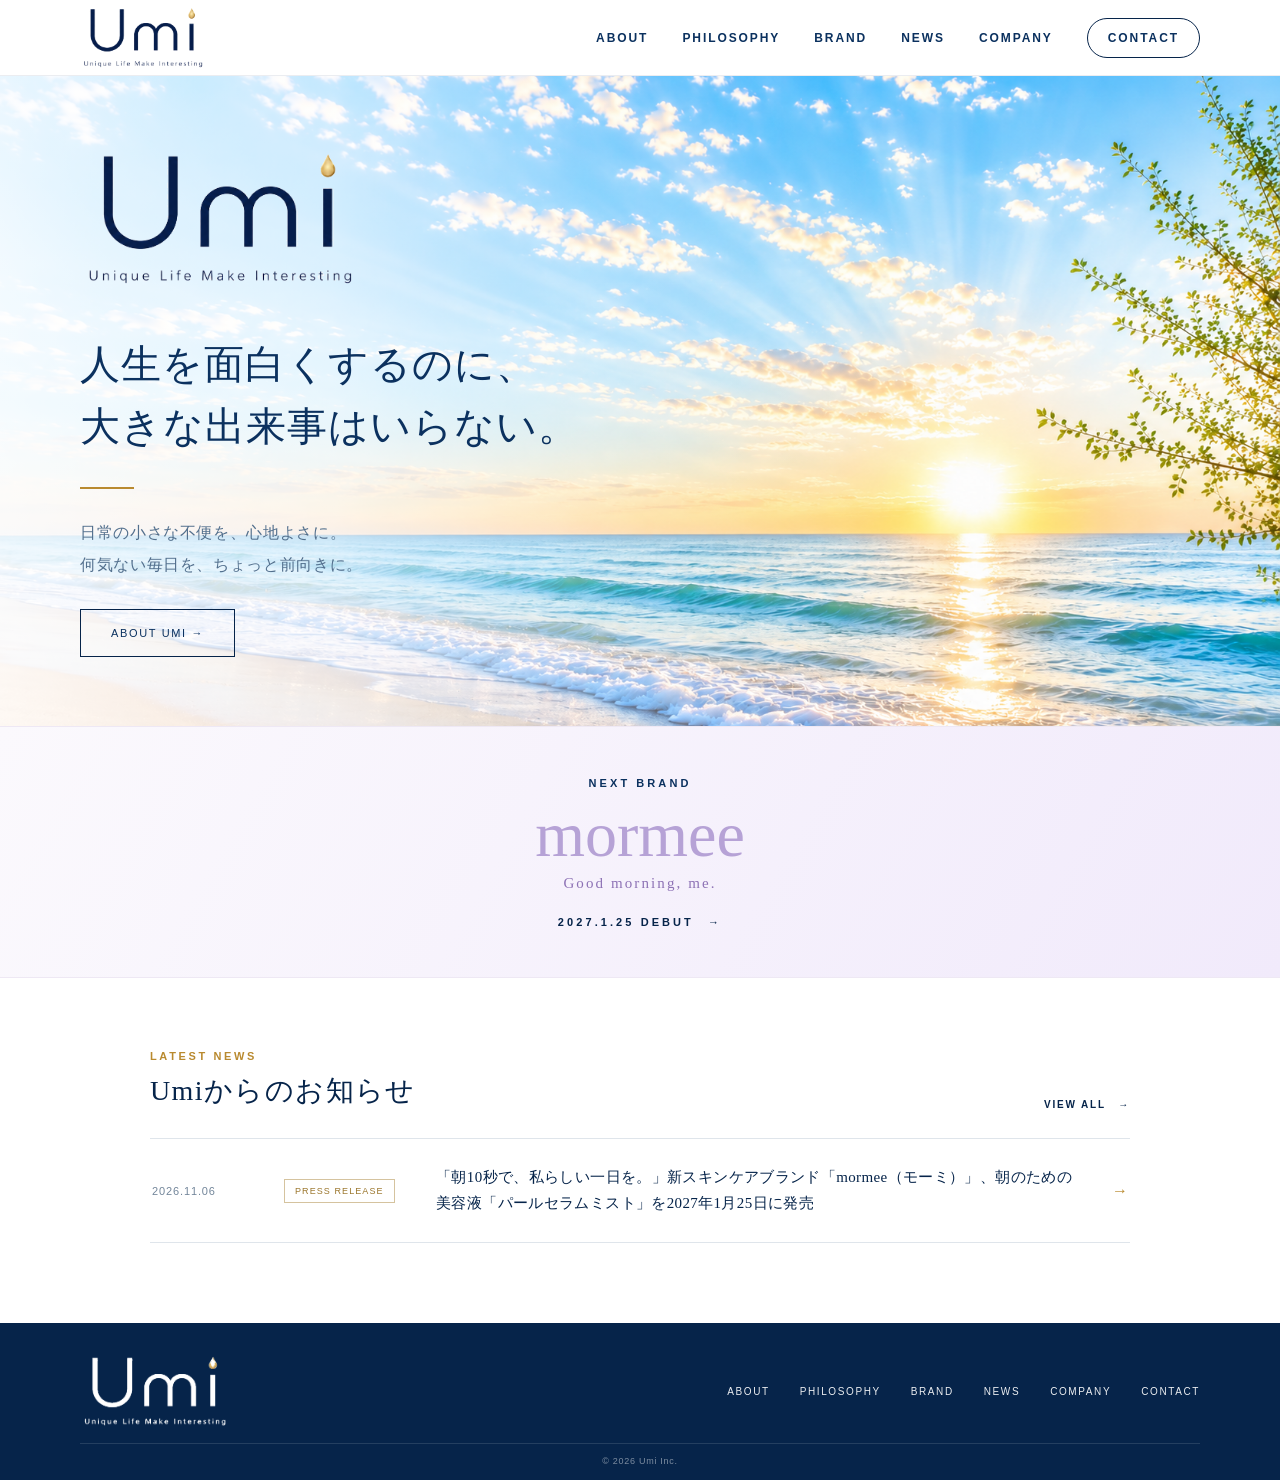
<file: index.html>
<!doctype html>
<html lang="ja">
<head>
  
<!-- Google Tag Manager -->
<script>
(function(w,d,s,l,i){
  w[l]=w[l]||[];
  w[l].push({'gtm.start':new Date().getTime(),event:'gtm.js'});
  var f=d.getElementsByTagName(s)[0],
      j=d.createElement(s),
      dl=l!='dataLayer'?'&l='+l:'';
  j.async=true;
  j.src='https://www.googletagmanager.com/gtm.js?id='+i+dl;
  f.parentNode.insertBefore(j,f);
})(window,document,'script','dataLayer','GTM-MWCZC3K4');
</script>
<!-- End Google Tag Manager -->

<meta charset="utf-8">
<meta name="viewport" content="width=device-width,initial-scale=1">
<title>Umi株式会社 | Unique Life Make Interesting</title>
<link rel="stylesheet" href="style.css">
</head>
  <body>
    
<!-- Google Tag Manager (noscript) -->
<noscript><iframe src="https://www.googletagmanager.com/ns.html?id=GTM-MWCZC3K4"
height="0" width="0" style="display:none;visibility:hidden"></iframe></noscript>
<!-- End Google Tag Manager (noscript) -->

<header>
  <div class="wrap nav">
    <a href="index.html"><img class="nav-logo" src="umi-logo.png" alt="Umi"></a>
    <nav class="navlinks">
      <a href="about.html">ABOUT</a>
      <a href="philosophy.html">PHILOSOPHY</a>
      <a href="brand.html">BRAND</a>
      <a href="news.html">NEWS</a>
      <a href="company.html">COMPANY</a>
      <a class="contact" href="contact.html">CONTACT</a>
    </nav>
  </div>
</header>

<main>
  <section class="hero">
    <div class="wrap hero-inner">
      <div class="hero-copy">
        <img class="hero-logo" src="umi-logo.png" alt="Umi">
        <h1><span>人生を面白くするのに、</span><span>大きな出来事はいらない。</span></h1>
        <div class="gold-line"></div>
        <p>日常の小さな不便を、心地よさに。<br>何気ない毎日を、ちょっと前向きに。</p>
        <a class="btn" href="about.html">ABOUT UMI →</a>
      </div>
    </div>
  </section>

  <section class="next-brand">
    <a class="next-brand-link" href="brand.html">
      <div class="next-brand-kicker">NEXT BRAND</div>
      <div class="next-brand-name">mormee</div>
      <div class="next-brand-tag">Good morning, me.</div>
      <div class="next-brand-coming">2027.1.25 DEBUT <span>→</span></div>
    </a>
  </section>

  <section class="home-news">
    <div class="wrap home-news-inner">
      <div class="home-news-heading">
        <div>
          <p class="home-news-kicker">LATEST NEWS</p>
          <h2>Umiからのお知らせ</h2>
        </div>
        <a class="home-news-viewall" href="news.html">VIEW ALL <span>→</span></a>
      </div>

      <a class="home-news-item" href="https://prtimes.jp/main/html/rd/p/000000005.000189914.html" target="_blank" rel="noopener noreferrer">
        <time datetime="2026-11-06">2026.11.06</time>
        <span class="home-news-category">PRESS RELEASE</span>
        <p>「朝10秒で、私らしい一日を。」新スキンケアブランド「mormee（モーミ）」、朝のための美容液「パールセラムミスト」を2027年1月25日に発売</p>
        <span class="home-news-arrow">→</span>
      </a>
    </div>
  </section>

</main>

<footer>
  <div class="wrap">
    <div class="footer">
      <a class="footer-brand" href="index.html">
        <img class="footer-logo" src="umi-logo-footer.png" alt="Umi">
      </a>
      <nav class="footer-links">
        <a href="about.html">ABOUT</a>
        <a href="philosophy.html">PHILOSOPHY</a>
        <a href="brand.html">BRAND</a>
        <a href="news.html">NEWS</a>
      <a href="company.html">COMPANY</a>
        <a href="contact.html">CONTACT</a>
      </nav>
    </div>
    <div class="copy">© 2026 Umi Inc.</div>
  </div>
</footer>
</body>
</html>
</file>
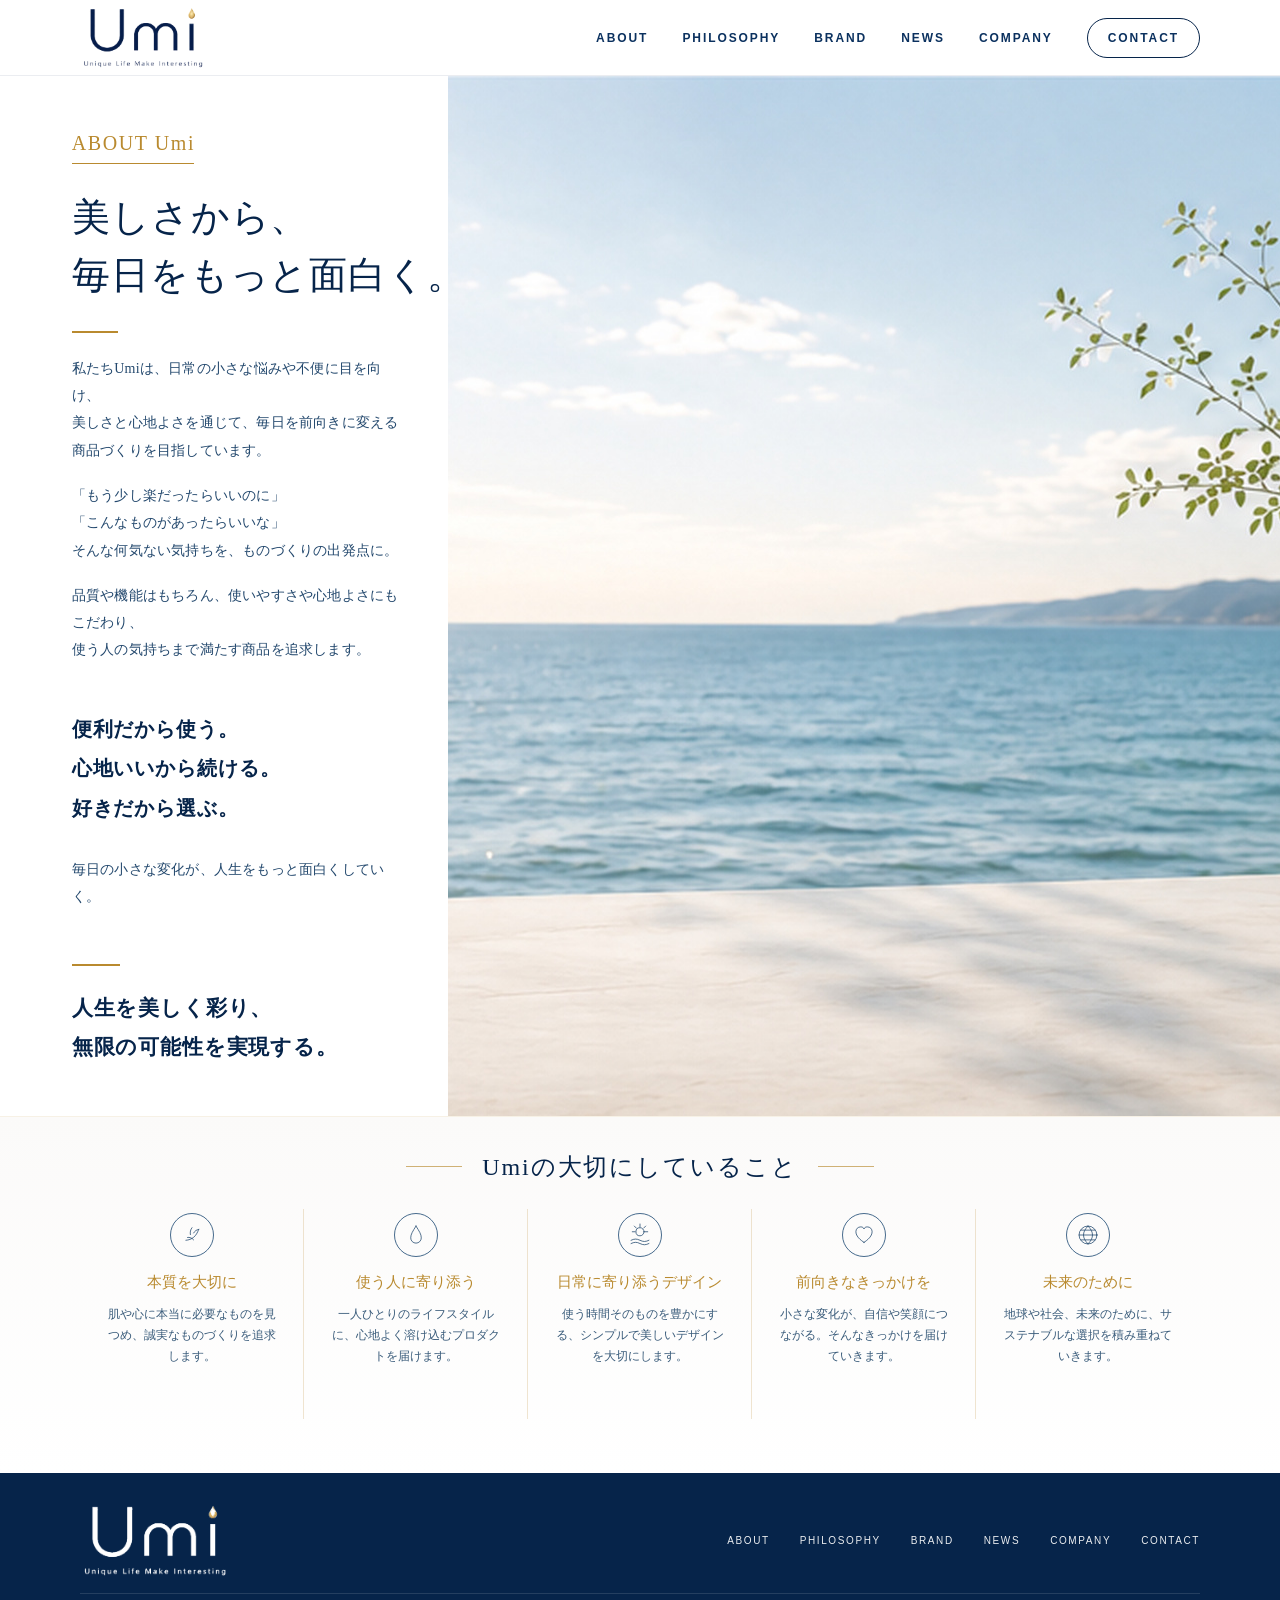
<file: about.html>
<!doctype html>
<html lang="ja">
<head>
  
<!-- Google Tag Manager -->
<script>
(function(w,d,s,l,i){
  w[l]=w[l]||[];
  w[l].push({'gtm.start':new Date().getTime(),event:'gtm.js'});
  var f=d.getElementsByTagName(s)[0],
      j=d.createElement(s),
      dl=l!='dataLayer'?'&l='+l:'';
  j.async=true;
  j.src='https://www.googletagmanager.com/gtm.js?id='+i+dl;
  f.parentNode.insertBefore(j,f);
})(window,document,'script','dataLayer','GTM-MWCZC3K4');
</script>
<!-- End Google Tag Manager -->

<meta charset="utf-8">
<meta name="viewport" content="width=device-width,initial-scale=1">
<title>ABOUT | Umi株式会社</title>
<link rel="stylesheet" href="style.css">
</head>
<body>

<!-- Google Tag Manager (noscript) -->
<noscript><iframe src="https://www.googletagmanager.com/ns.html?id=GTM-MWCZC3K4"
height="0" width="0" style="display:none;visibility:hidden"></iframe></noscript>
<!-- End Google Tag Manager (noscript) -->

<header>
  <div class="wrap nav">
    <a href="index.html"><img class="nav-logo" src="umi-logo.png" alt="Umi"></a>
    <nav class="navlinks">
      <a href="about.html">ABOUT</a>
      <a href="philosophy.html">PHILOSOPHY</a>
      <a href="brand.html">BRAND</a>
      <a href="news.html">NEWS</a>
      <a href="company.html">COMPANY</a>
      <a class="contact" href="contact.html">CONTACT</a>
    </nav>
  </div>
</header>

<main class="about-v2">

  <section class="about-intro">
    <div class="about-intro-copy">
      <div class="about-label">ABOUT Umi</div>
      <h1><span>美しさから、</span><span>毎日をもっと面白く。</span></h1>
      <div class="about-gold-line"></div>

      <p>
        私たちUmiは、日常の小さな悩みや不便に目を向け、<br>
        美しさと心地よさを通じて、毎日を前向きに変える商品づくりを目指しています。
      </p>

      <p>
        「もう少し楽だったらいいのに」<br>
        「こんなものがあったらいいな」<br>
        そんな何気ない気持ちを、ものづくりの出発点に。
      </p>

      <p>
        品質や機能はもちろん、使いやすさや心地よさにもこだわり、<br>
        使う人の気持ちまで満たす商品を追求します。
      </p>

      <p class="about-belief">
        便利だから使う。<br>
        心地いいから続ける。<br>
        好きだから選ぶ。
      </p>

      <p>毎日の小さな変化が、人生をもっと面白くしていく。</p>

      <p class="about-closing-message">
        人生を美しく彩り、<br>
        無限の可能性を実現する。
      </p>
    </div>

    <div class="about-intro-image" role="img" aria-label="海を望むUmiのイメージ"></div>
  </section>

  <section class="about-values">
    <div class="wrap">
      <div class="about-values-title">
        <span></span>
        <h2>Umiの大切にしていること</h2>
        <span></span>
      </div>

      <div class="about-values-grid">
        <article class="about-value">
          <div class="about-value-icon">
            <svg viewBox="0 0 64 64" aria-hidden="true">
              <path d="M17 45c15-1 26-10 31-26M21 38c5-1 11 1 15 6M28 31c-1-6 0-12 4-17M36 27c3-5 7-8 13-9"/>
            </svg>
          </div>
          <h3>本質を大切に</h3>
          <p>肌や心に本当に必要なものを見つめ、誠実なものづくりを追求します。</p>
        </article>

        <article class="about-value">
          <div class="about-value-icon">
            <svg viewBox="0 0 64 64" aria-hidden="true">
              <path d="M32 10C24 23 19 30 19 39a13 13 0 0 0 26 0c0-9-5-16-13-29Z"/>
            </svg>
          </div>
          <h3>使う人に寄り添う</h3>
          <p>一人ひとりのライフスタイルに、心地よく溶け込むプロダクトを届けます。</p>
        </article>

        <article class="about-value">
          <div class="about-value-icon">
            <svg viewBox="0 0 64 64" aria-hidden="true">
              <circle cx="32" cy="24" r="10"/>
              <path d="M32 5v7M13 24h7M44 24h7M18 10l5 5M46 10l-5 5M10 45c8-4 14-4 22 0s14 4 22 0M10 53c8-4 14-4 22 0s14 4 22 0"/>
            </svg>
          </div>
          <h3>日常に寄り添うデザイン</h3>
          <p>使う時間そのものを豊かにする、シンプルで美しいデザインを大切にします。</p>
        </article>

        <article class="about-value">
          <div class="about-value-icon">
            <svg viewBox="0 0 64 64" aria-hidden="true">
              <path d="M32 50S12 39 12 24c0-7 5-12 12-12 4 0 7 2 8 5 1-3 4-5 8-5 7 0 12 5 12 12 0 15-20 26-20 26Z"/>
            </svg>
          </div>
          <h3>前向きなきっかけを</h3>
          <p>小さな変化が、自信や笑顔につながる。そんなきっかけを届けていきます。</p>
        </article>

        <article class="about-value">
          <div class="about-value-icon">
            <svg viewBox="0 0 64 64" aria-hidden="true">
              <circle cx="32" cy="32" r="22"/>
              <path d="M10 32h44M32 10c8 8 11 15 11 22s-3 14-11 22M32 10c-8 8-11 15-11 22s3 14 11 22M15 20h34M15 44h34"/>
            </svg>
          </div>
          <h3>未来のために</h3>
          <p>地球や社会、未来のために、サステナブルな選択を積み重ねていきます。</p>
        </article>
      </div>
    </div>
  </section>

</main>

<footer>
  <div class="wrap">
    <div class="footer">
      <a class="footer-brand" href="index.html">
        <img class="footer-logo" src="umi-logo-footer.png" alt="Umi">
      </a>
      <nav class="footer-links">
        <a href="about.html">ABOUT</a>
        <a href="philosophy.html">PHILOSOPHY</a>
        <a href="brand.html">BRAND</a>
        <a href="news.html">NEWS</a>
      <a href="company.html">COMPANY</a>
        <a href="contact.html">CONTACT</a>
      </nav>
    </div>
    <div class="copy">© 2026 Umi Inc.</div>
  </div>
</footer>

</body>
</html>
</file>
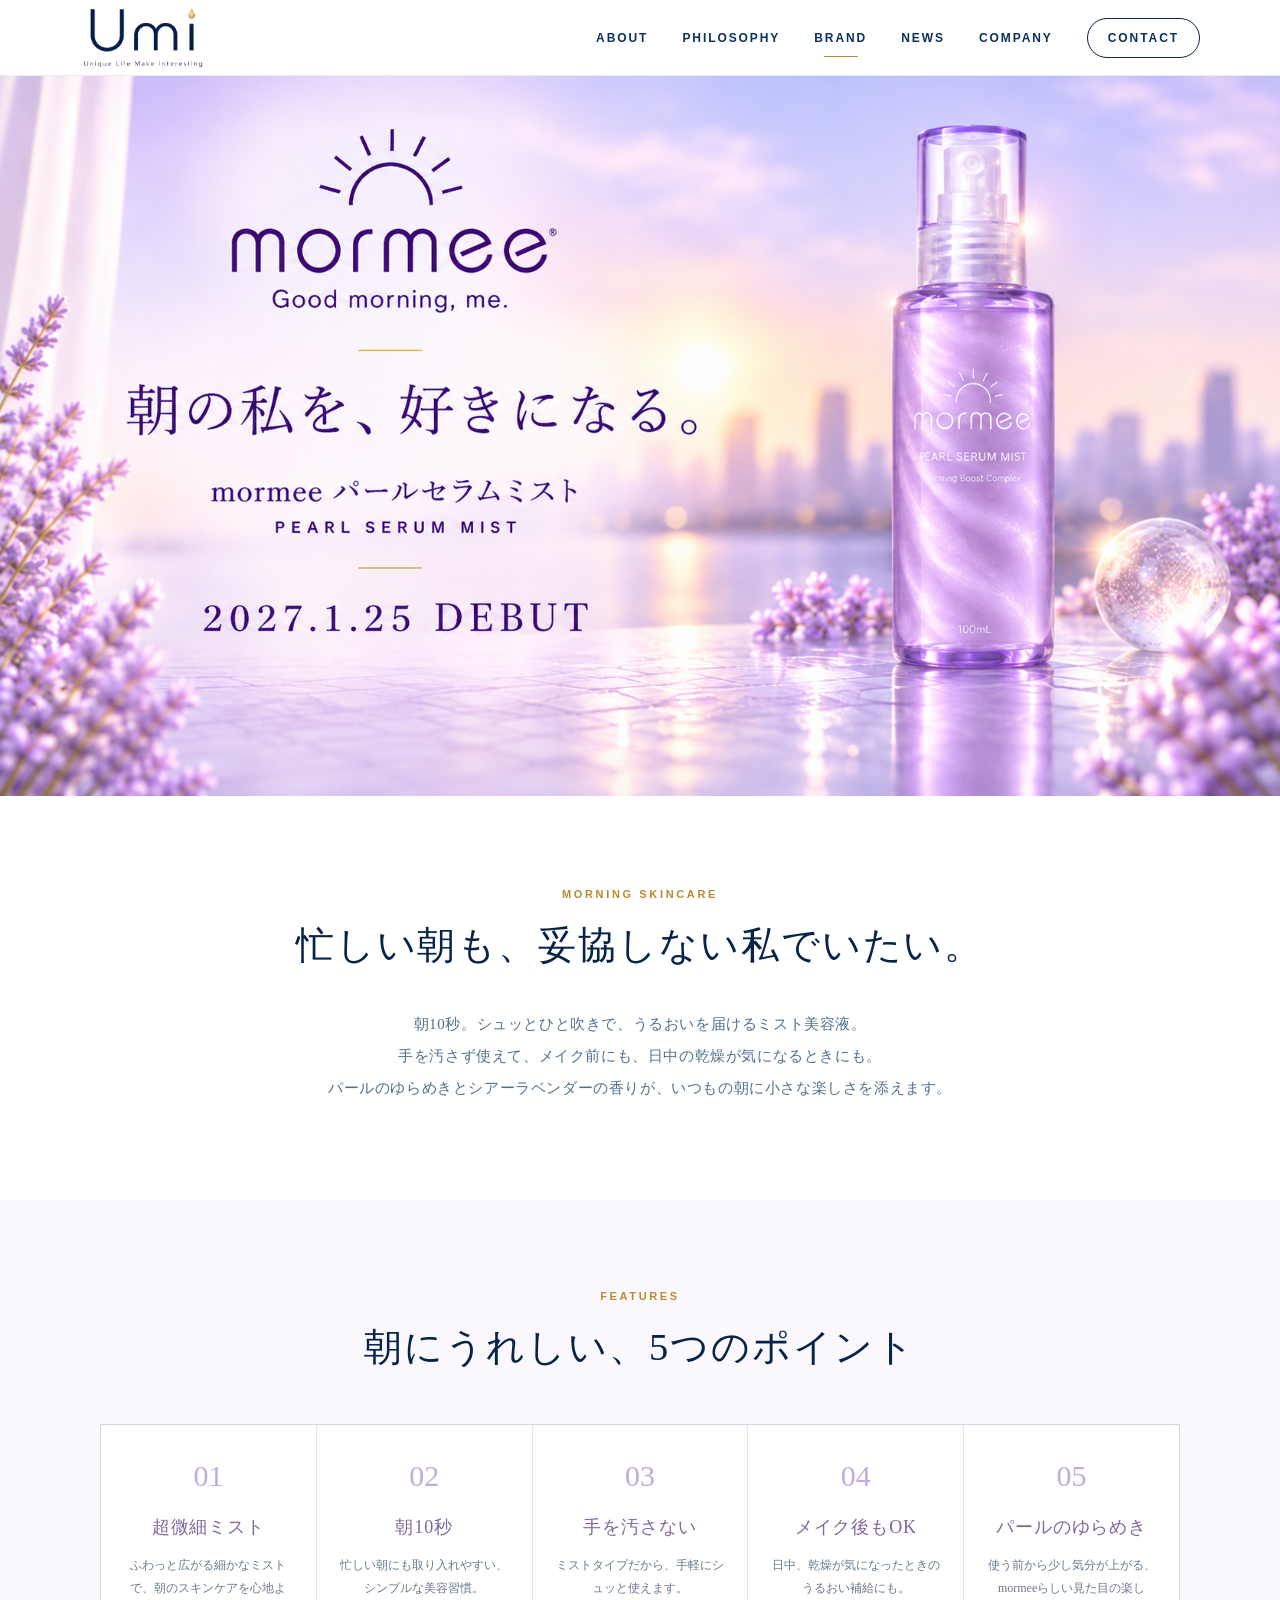
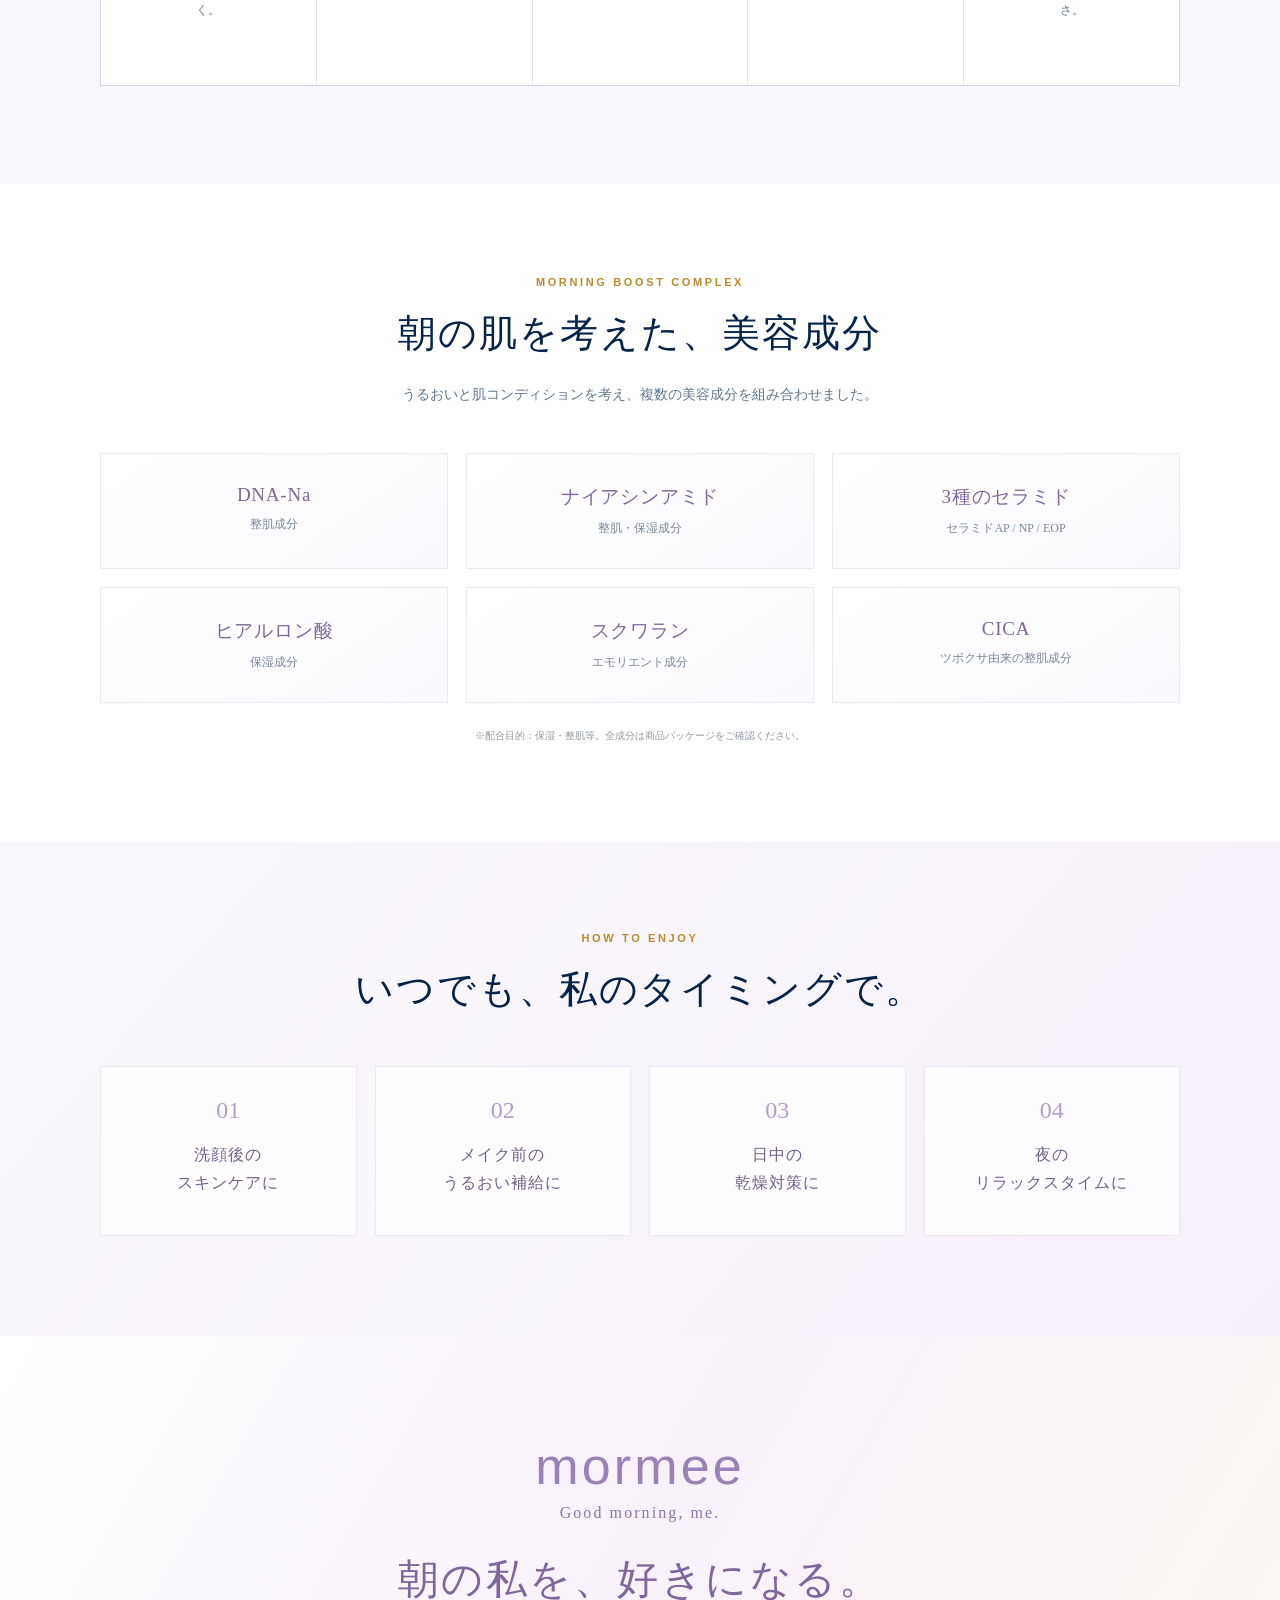
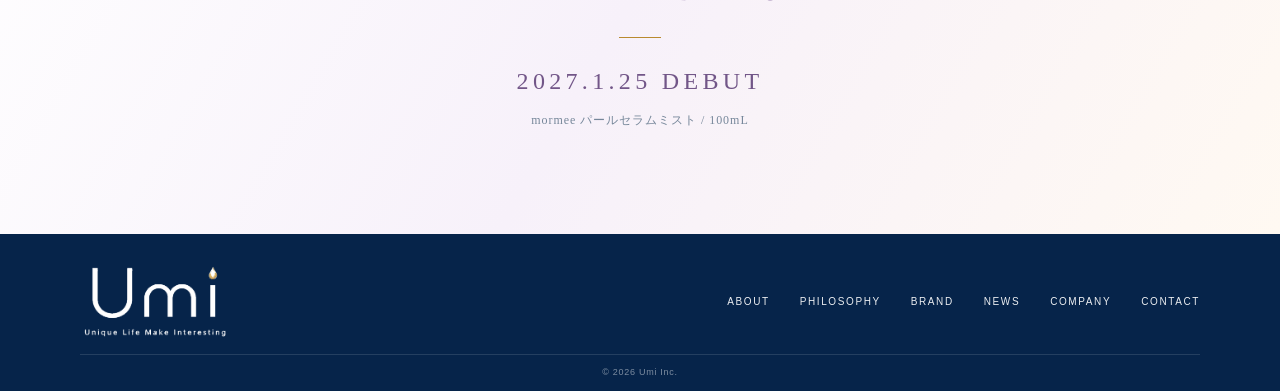
<file: brand.html>
<!doctype html>
<html lang="ja">
<head>
  
<!-- Google Tag Manager -->
<script>
(function(w,d,s,l,i){
  w[l]=w[l]||[];
  w[l].push({'gtm.start':new Date().getTime(),event:'gtm.js'});
  var f=d.getElementsByTagName(s)[0],
      j=d.createElement(s),
      dl=l!='dataLayer'?'&l='+l:'';
  j.async=true;
  j.src='https://www.googletagmanager.com/gtm.js?id='+i+dl;
  f.parentNode.insertBefore(j,f);
})(window,document,'script','dataLayer','GTM-MWCZC3K4');
</script>
<!-- End Google Tag Manager -->

<meta charset="utf-8">
<meta name="viewport" content="width=device-width,initial-scale=1">

<title>BRAND | mormee | Umi株式会社</title>

<meta
  name="description"
  content="朝の私を、好きになる。mormee（モーミ）パールセラムミスト。2027年1月25日発売。"
>

<link rel="stylesheet" href="style.css?v=20261106-brand-restored">
</head>

<body>

<!-- Google Tag Manager (noscript) -->
<noscript><iframe src="https://www.googletagmanager.com/ns.html?id=GTM-MWCZC3K4"
height="0" width="0" style="display:none;visibility:hidden"></iframe></noscript>
<!-- End Google Tag Manager (noscript) -->

<header>
  <div class="wrap nav">

    <a href="index.html">
      <img class="nav-logo" src="umi-logo.png" alt="Umi">
    </a>

    <nav class="navlinks">
      <a href="about.html">ABOUT</a>
      <a href="philosophy.html">PHILOSOPHY</a>
      <a class="is-current" href="brand.html">BRAND</a>
      <a href="news.html">NEWS</a>
      <a href="company.html">COMPANY</a>
      <a class="contact" href="contact.html">CONTACT</a>
    </nav>

  </div>
</header>


<main class="mormee-brand-page">

  <section class="brand-single-hero">
    <img
      src="brand-mormee-hero-final.png.png"
      alt="mormee Good morning, me. 朝の私を、好きになる。 mormee パールセラムミスト 2027.1.25 DEBUT"
    >
  </section>

  <section class="mormee-intro">
    <div class="mormee-section-wrap">
      <p class="mormee-section-kicker">MORNING SKINCARE</p>
      <h2>忙しい朝も、妥協しない私でいたい。</h2>
      <p class="mormee-intro-lead">
        朝10秒。シュッとひと吹きで、うるおいを届けるミスト美容液。<br>
        手を汚さず使えて、メイク前にも、日中の乾燥が気になるときにも。<br>
        パールのゆらめきとシアーラベンダーの香りが、いつもの朝に小さな楽しさを添えます。
      </p>
    </div>
  </section>

  <section class="mormee-features">
    <div class="mormee-section-wrap">
      <div class="mormee-section-heading">
        <p class="mormee-section-kicker">FEATURES</p>
        <h2>朝にうれしい、5つのポイント</h2>
      </div>

      <div class="mormee-feature-grid">
        <article><span>01</span><h3>超微細ミスト</h3><p>ふわっと広がる細かなミストで、朝のスキンケアを心地よく。</p></article>
        <article><span>02</span><h3>朝10秒</h3><p>忙しい朝にも取り入れやすい、シンプルな美容習慣。</p></article>
        <article><span>03</span><h3>手を汚さない</h3><p>ミストタイプだから、手軽にシュッと使えます。</p></article>
        <article><span>04</span><h3>メイク後もOK</h3><p>日中、乾燥が気になったときのうるおい補給にも。</p></article>
        <article><span>05</span><h3>パールのゆらめき</h3><p>使う前から少し気分が上がる、mormeeらしい見た目の楽しさ。</p></article>
      </div>
    </div>
  </section>

  <section class="mormee-complex">
    <div class="mormee-section-wrap">
      <div class="mormee-section-heading">
        <p class="mormee-section-kicker">MORNING BOOST COMPLEX</p>
        <h2>朝の肌を考えた、美容成分</h2>
        <p>うるおいと肌コンディションを考え、複数の美容成分を組み合わせました。</p>
      </div>

      <div class="mormee-ingredient-grid">
        <article><h3>DNA-Na</h3><p>整肌成分</p></article>
        <article><h3>ナイアシンアミド</h3><p>整肌・保湿成分</p></article>
        <article><h3>3種のセラミド</h3><p>セラミドAP / NP / EOP</p></article>
        <article><h3>ヒアルロン酸</h3><p>保湿成分</p></article>
        <article><h3>スクワラン</h3><p>エモリエント成分</p></article>
        <article><h3>CICA</h3><p>ツボクサ由来の整肌成分</p></article>
      </div>

      <p class="mormee-ingredient-note">※配合目的：保湿・整肌等。全成分は商品パッケージをご確認ください。</p>
    </div>
  </section>

  <section class="mormee-scenes">
    <div class="mormee-section-wrap">
      <div class="mormee-section-heading">
        <p class="mormee-section-kicker">HOW TO ENJOY</p>
        <h2>いつでも、私のタイミングで。</h2>
      </div>

      <div class="mormee-scene-grid">
        <div><span>01</span><p>洗顔後の<br>スキンケアに</p></div>
        <div><span>02</span><p>メイク前の<br>うるおい補給に</p></div>
        <div><span>03</span><p>日中の<br>乾燥対策に</p></div>
        <div><span>04</span><p>夜の<br>リラックスタイムに</p></div>
      </div>
    </div>
  </section>

  <section class="mormee-closing">
    <p class="mormee-closing-logo">mormee</p>
    <p class="mormee-closing-tag">Good morning, me.</p>
    <h2>朝の私を、好きになる。</h2>
    <div class="mormee-closing-line"></div>
    <p class="mormee-closing-date">2027.1.25 DEBUT</p>
    <p class="mormee-closing-product">mormee パールセラムミスト / 100mL</p>
  </section>

</main>


<footer>
  <div class="wrap">

    <div class="footer">

      <a class="footer-brand" href="index.html">
        <img
          class="footer-logo"
          src="umi-logo-footer.png"
          alt="Umi"
        >
      </a>

      <nav class="footer-links">
        <a href="about.html">ABOUT</a>
        <a href="philosophy.html">PHILOSOPHY</a>
        <a href="brand.html">BRAND</a>
        <a href="news.html">NEWS</a>
        <a href="company.html">COMPANY</a>
        <a href="contact.html">CONTACT</a>
      </nav>

    </div>

    <div class="copy">
      © 2026 Umi Inc.
    </div>

  </div>
</footer>

</body>
</html>
</file>
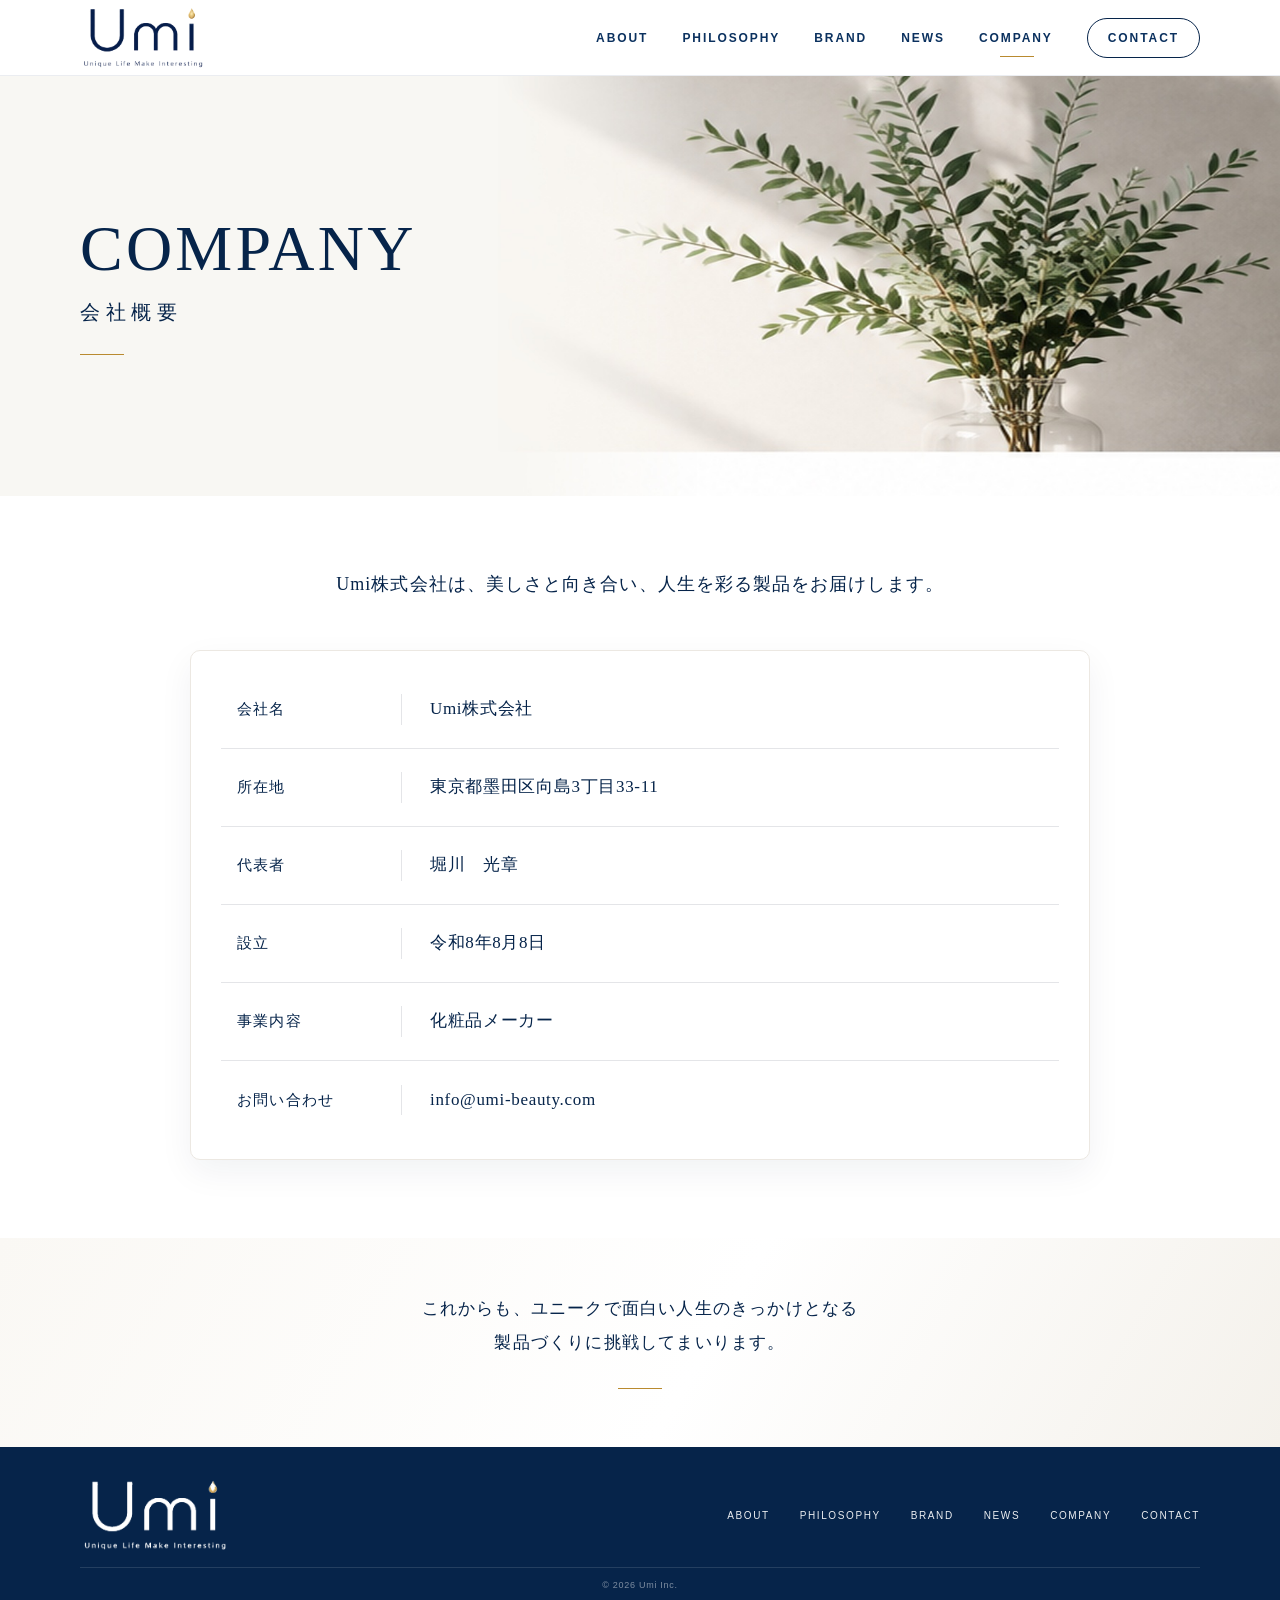
<file: company.html>
<!doctype html>
<html lang="ja">
<head>
  
<!-- Google Tag Manager -->
<script>
(function(w,d,s,l,i){
  w[l]=w[l]||[];
  w[l].push({'gtm.start':new Date().getTime(),event:'gtm.js'});
  var f=d.getElementsByTagName(s)[0],
      j=d.createElement(s),
      dl=l!='dataLayer'?'&l='+l:'';
  j.async=true;
  j.src='https://www.googletagmanager.com/gtm.js?id='+i+dl;
  f.parentNode.insertBefore(j,f);
})(window,document,'script','dataLayer','GTM-MWCZC3K4');
</script>
<!-- End Google Tag Manager -->

<meta charset="utf-8">
<meta name="viewport" content="width=device-width,initial-scale=1">
<title>COMPANY | Umi株式会社</title>
<link rel="stylesheet" href="style.css">
</head>
<body>

<!-- Google Tag Manager (noscript) -->
<noscript><iframe src="https://www.googletagmanager.com/ns.html?id=GTM-MWCZC3K4"
height="0" width="0" style="display:none;visibility:hidden"></iframe></noscript>
<!-- End Google Tag Manager (noscript) -->

<header>
  <div class="wrap nav">
    <a href="index.html"><img class="nav-logo" src="umi-logo.png" alt="Umi"></a>
    <nav class="navlinks">
      <a href="about.html">ABOUT</a>
      <a href="philosophy.html">PHILOSOPHY</a>
      <a href="brand.html">BRAND</a>
      <a href="news.html">NEWS</a>
      <a class="is-current" href="company.html">COMPANY</a>
      <a class="contact" href="contact.html">CONTACT</a>
    </nav>
  </div>
</header>

<main class="company-v2">
  <section class="company-v2-hero">
    <div class="company-v2-hero-bg"></div>
    <div class="company-v2-hero-inner">
      <div class="company-v2-hero-copy">
        <p class="company-v2-en">COMPANY</p>
        <h1>会社概要</h1>
        <div class="company-v2-gold-line"></div>
      </div>
    </div>
  </section>

  <section class="company-v2-profile">
    <div class="company-v2-container">
      <p class="company-v2-lead">Umi株式会社は、美しさと向き合い、人生を彩る製品をお届けします。</p>

      <dl class="company-v2-table">
        <div><dt>会社名</dt><dd>Umi株式会社</dd></div>
        <div><dt>所在地</dt><dd>東京都墨田区向島3丁目33-11</dd></div>
        <div><dt>代表者</dt><dd>堀川　光章</dd></div>
        <div><dt>設立</dt><dd>令和8年8月8日</dd></div>
        <div><dt>事業内容</dt><dd>化粧品メーカー</dd></div>
        <div><dt>お問い合わせ</dt><dd><a href="mailto:info@umi-beauty.com">info@umi-beauty.com</a></dd></div>
      </dl>
    </div>
  </section>

  <section class="company-v2-closing">
    <p>これからも、ユニークで面白い人生のきっかけとなる<br>製品づくりに挑戦してまいります。</p>
    <div class="company-v2-gold-line"></div>
  </section>
</main>

<footer>
  <div class="wrap">
    <div class="footer">
      <a class="footer-brand" href="index.html"><img class="footer-logo" src="umi-logo-footer.png" alt="Umi"></a>
      <nav class="footer-links">
        <a href="about.html">ABOUT</a>
        <a href="philosophy.html">PHILOSOPHY</a>
        <a href="brand.html">BRAND</a>
        <a href="news.html">NEWS</a>
      <a href="company.html">COMPANY</a>
        <a href="contact.html">CONTACT</a>
      </nav>
    </div>
    <div class="copy">© 2026 Umi Inc.</div>
  </div>
</footer>

</body>
</html>
</file>
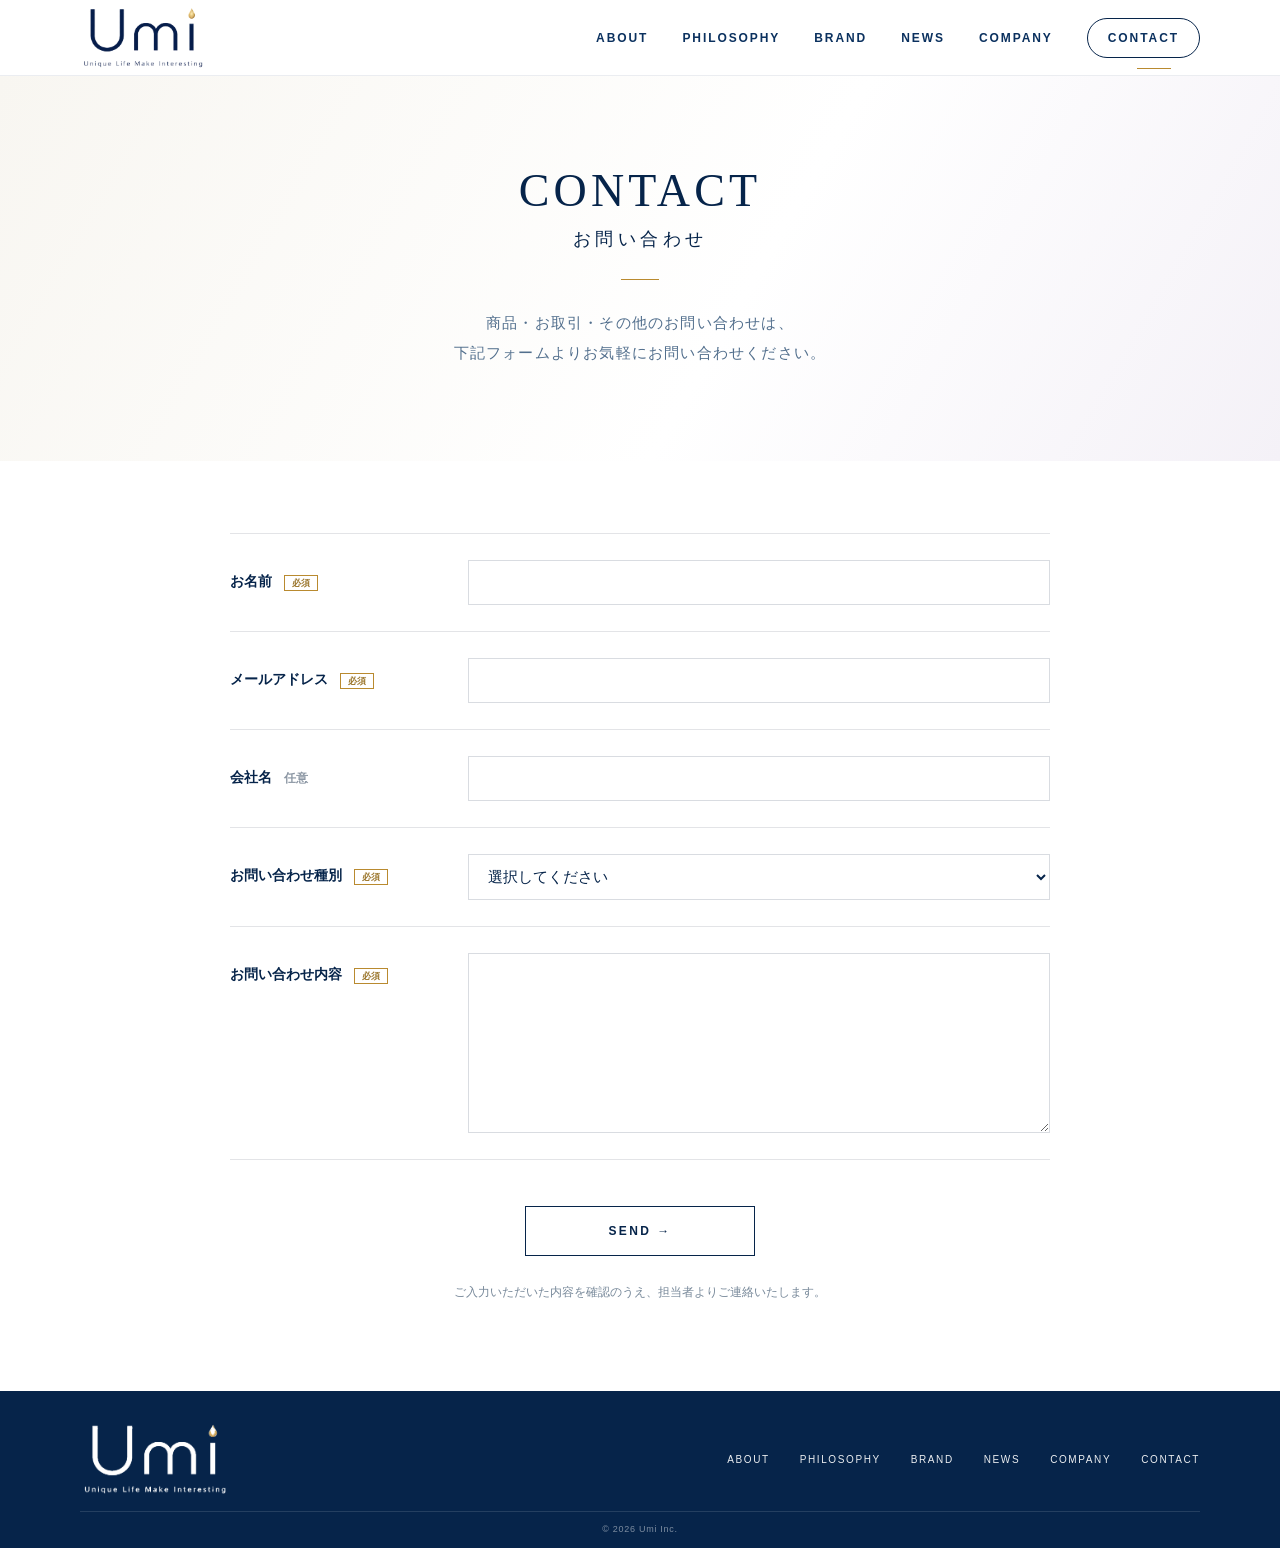
<file: contact.html>
<!doctype html>
<html lang="ja">
<head>
      
<!-- Google Tag Manager -->
<script>
(function(w,d,s,l,i){
  w[l]=w[l]||[];
  w[l].push({'gtm.start':new Date().getTime(),event:'gtm.js'});
  var f=d.getElementsByTagName(s)[0],
      j=d.createElement(s),
      dl=l!='dataLayer'?'&l='+l:'';
  j.async=true;
  j.src='https://www.googletagmanager.com/gtm.js?id='+i+dl;
  f.parentNode.insertBefore(j,f);
})(window,document,'script','dataLayer','GTM-MWCZC3K4');
</script>
<!-- End Google Tag Manager -->

<meta charset="utf-8"><meta name="viewport" content="width=device-width,initial-scale=1">
<title>CONTACT | Umi株式会社</title><link rel="stylesheet" href="style.css">
</head>
<body>
      
<!-- Google Tag Manager (noscript) -->
<noscript><iframe src="https://www.googletagmanager.com/ns.html?id=GTM-MWCZC3K4"
height="0" width="0" style="display:none;visibility:hidden"></iframe></noscript>
<!-- End Google Tag Manager (noscript) -->

<header><div class="wrap nav"><a href="index.html"><img class="nav-logo" src="umi-logo.png" alt="Umi"></a>
<nav class="navlinks"><a href="about.html">ABOUT</a><a href="philosophy.html">PHILOSOPHY</a><a href="brand.html">BRAND</a><a href="news.html">NEWS</a>
      <a href="company.html">COMPANY</a><a class="contact is-current" href="contact.html">CONTACT</a></nav></div></header>
<main class="contact-page">
<section class="contact-title"><div class="wrap contact-title-inner"><p class="contact-kicker">CONTACT</p><h1>お問い合わせ</h1><div class="contact-gold-line"></div><p class="contact-intro">商品・お取引・その他のお問い合わせは、<br class="pc-only">下記フォームよりお気軽にお問い合わせください。</p></div></section>
<section class="contact-form-section"><div class="wrap contact-form-wrap">
<form class="umi-contact-form" action="https://formspree.io/f/mnpakvyg" method="POST">
<div class="contact-field"><label for="name">お名前 <span>必須</span></label><input id="name" name="お名前" type="text" required></div>
<div class="contact-field"><label for="email">メールアドレス <span>必須</span></label><input id="email" name="email" type="email" required></div>
<div class="contact-field"><label for="company">会社名 <small>任意</small></label><input id="company" name="会社名" type="text"></div>
<div class="contact-field"><label for="category">お問い合わせ種別 <span>必須</span></label><select id="category" name="お問い合わせ種別" required><option value="" selected disabled>選択してください</option><option>商品について</option><option>お取引・卸について</option><option>取材・メディアについて</option><option>その他</option></select></div>
<div class="contact-field"><label for="message">お問い合わせ内容 <span>必須</span></label><textarea id="message" name="お問い合わせ内容" rows="8" required></textarea></div>
<input type="hidden" name="_subject" value="Umi公式サイト お問い合わせ">
<div class="contact-submit"><button type="submit">SEND <b>→</b></button></div></form>
<p class="contact-note">ご入力いただいた内容を確認のうえ、担当者よりご連絡いたします。</p>
</div></section></main>
<footer><div class="wrap"><div class="footer"><a class="footer-brand" href="index.html"><img class="footer-logo" src="umi-logo-footer.png" alt="Umi"></a><nav class="footer-links"><a href="about.html">ABOUT</a><a href="philosophy.html">PHILOSOPHY</a><a href="brand.html">BRAND</a><a href="news.html">NEWS</a>
      <a href="company.html">COMPANY</a><a href="contact.html">CONTACT</a></nav></div><div class="copy">© 2026 Umi Inc.</div></div></footer>
</body></html>
</file>
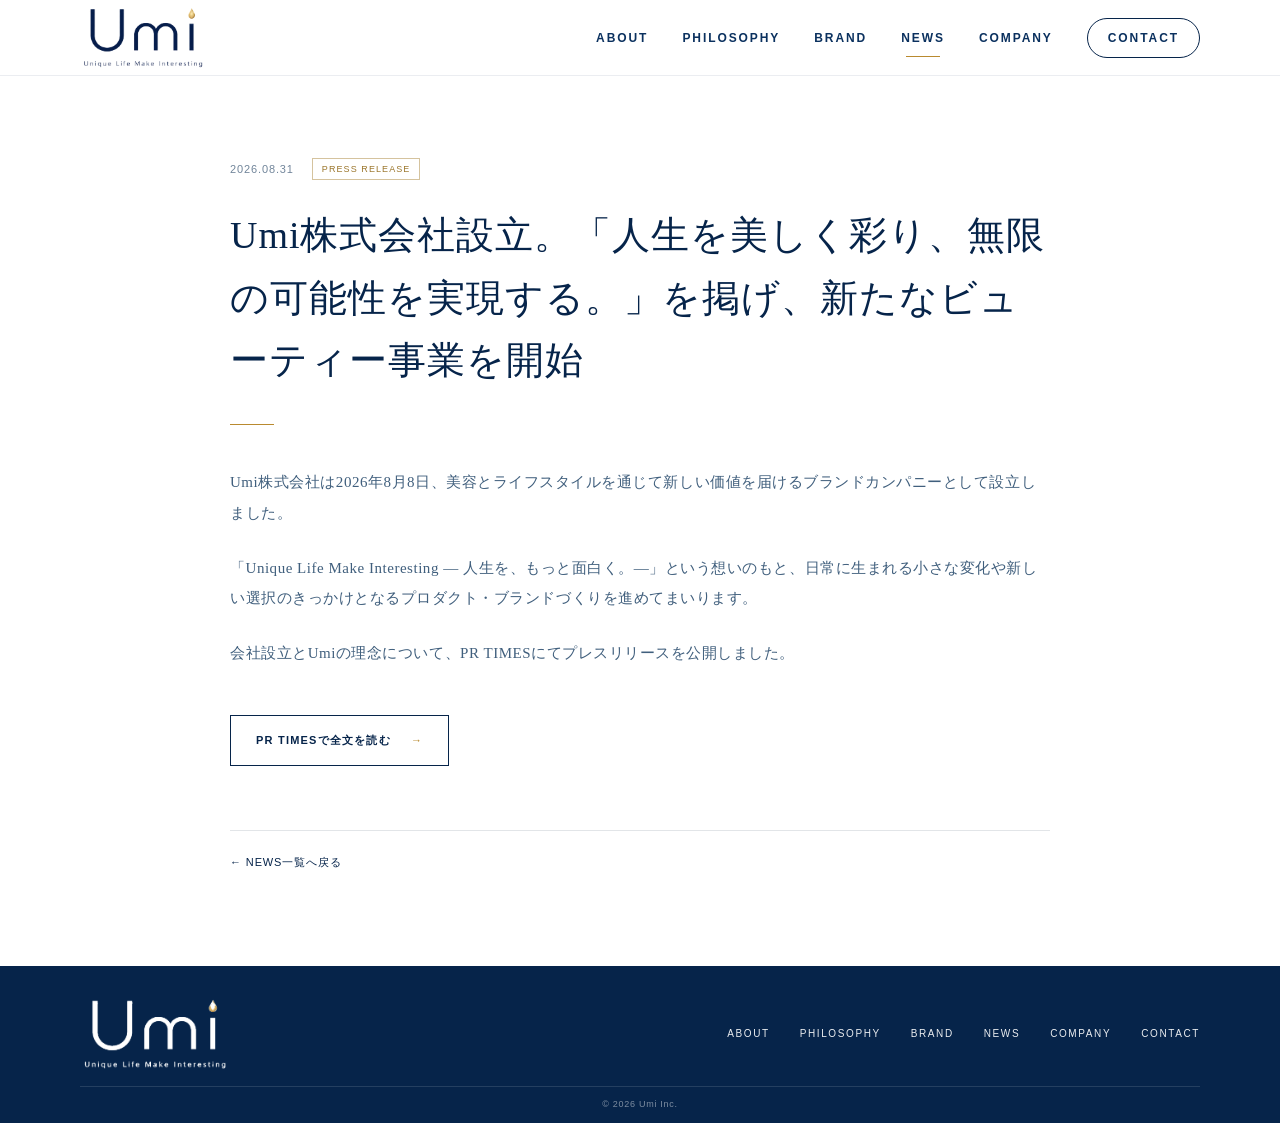
<file: news-20260831.html>
<!doctype html>
<html lang="ja">
<head>
<meta charset="utf-8">
<meta name="viewport" content="width=device-width,initial-scale=1">
<title>Umi株式会社設立 | NEWS | Umi株式会社</title>
<meta name="description" content="Umi株式会社設立およびPR TIMESプレスリリース公開のお知らせ。">
<link rel="stylesheet" href="style.css">
</head>
<body>
<header>
  <div class="wrap nav">
    <a href="index.html"><img class="nav-logo" src="umi-logo.png" alt="Umi"></a>
    <nav class="navlinks">
      <a href="about.html">ABOUT</a>
      <a href="philosophy.html">PHILOSOPHY</a>
      <a href="brand.html">BRAND</a>
      <a class="is-current" href="news.html">NEWS</a>
      <a href="company.html">COMPANY</a>
      <a class="contact" href="contact.html">CONTACT</a>
    </nav>
  </div>
</header>

<main class="news-detail-page">
  <article class="news-detail">
    <div class="news-detail-wrap">
      <div class="news-detail-meta">
        <time datetime="2026-08-31">2026.08.31</time>
        <span>PRESS RELEASE</span>
      </div>

      <h1>Umi株式会社設立。「人生を美しく彩り、無限の可能性を実現する。」を掲げ、新たなビューティー事業を開始</h1>
      <div class="news-detail-line"></div>

      <div class="news-detail-body">
        <p>Umi株式会社は2026年8月8日、美容とライフスタイルを通じて新しい価値を届けるブランドカンパニーとして設立しました。</p>

        <p>「Unique Life Make Interesting ― 人生を、もっと面白く。―」という想いのもと、日常に生まれる小さな変化や新しい選択のきっかけとなるプロダクト・ブランドづくりを進めてまいります。</p>

        <p>会社設立とUmiの理念について、PR TIMESにてプレスリリースを公開しました。</p>

        <a class="prtimes-button" href="https://prtimes.jp/main/html/rd/p/000000003.000189914.html" target="_blank" rel="noopener noreferrer">
          PR TIMESで全文を読む <span>→</span>
        </a>
      </div>

      <div class="news-detail-back">
        <a href="news.html">← NEWS一覧へ戻る</a>
      </div>
    </div>
  </article>
</main>

<footer>
  <div class="wrap">
    <div class="footer">
      <a class="footer-brand" href="index.html"><img class="footer-logo" src="umi-logo-footer.png" alt="Umi"></a>
      <nav class="footer-links">
        <a href="about.html">ABOUT</a>
        <a href="philosophy.html">PHILOSOPHY</a>
        <a href="brand.html">BRAND</a>
        <a href="news.html">NEWS</a>
        <a href="company.html">COMPANY</a>
        <a href="contact.html">CONTACT</a>
      </nav>
    </div>
    <div class="copy">© 2026 Umi Inc.</div>
  </div>
</footer>
</body>
</html>
</file>
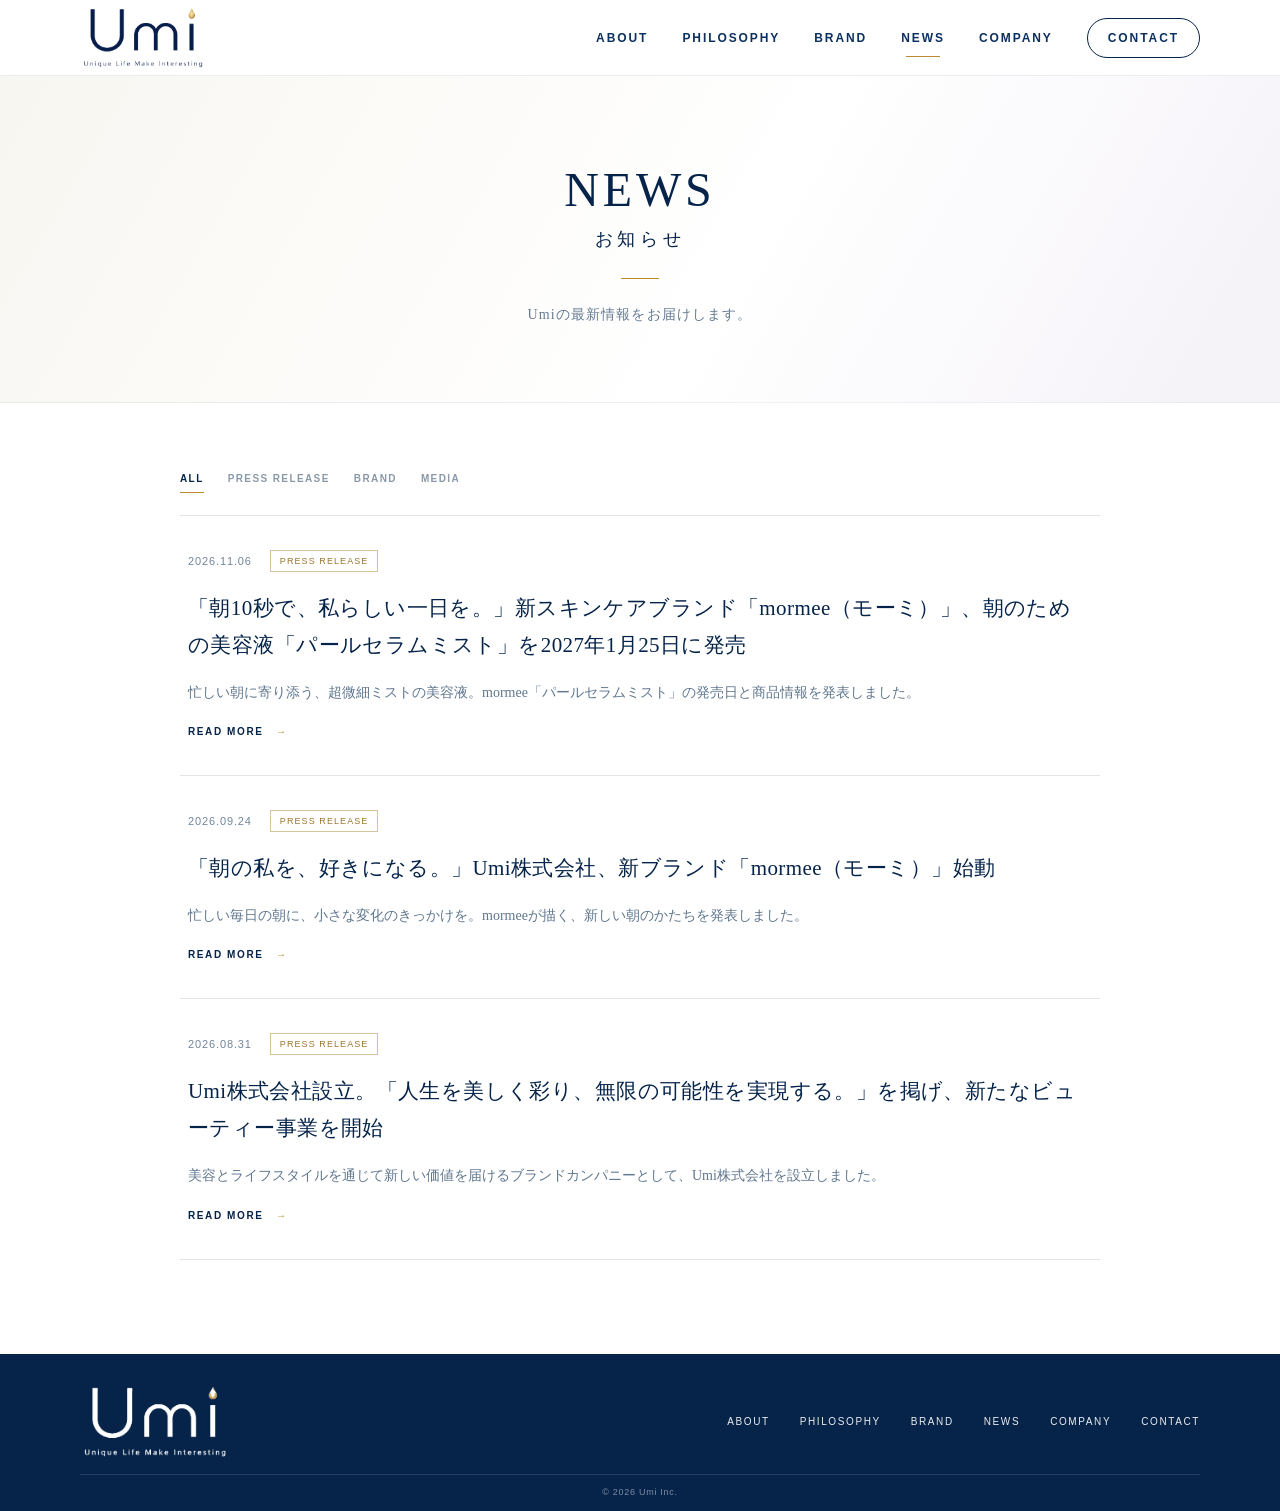
<file: news.html>
<!doctype html>
<html lang="ja">
<head>
  
<!-- Google Tag Manager -->
<script>
(function(w,d,s,l,i){
  w[l]=w[l]||[];
  w[l].push({'gtm.start':new Date().getTime(),event:'gtm.js'});
  var f=d.getElementsByTagName(s)[0],
      j=d.createElement(s),
      dl=l!='dataLayer'?'&l='+l:'';
  j.async=true;
  j.src='https://www.googletagmanager.com/gtm.js?id='+i+dl;
  f.parentNode.insertBefore(j,f);
})(window,document,'script','dataLayer','GTM-MWCZC3K4');
</script>
<!-- End Google Tag Manager -->

<meta charset="utf-8">
<meta name="viewport" content="width=device-width,initial-scale=1">
<title>NEWS | Umi株式会社</title>
<meta name="description" content="Umi株式会社のニュース、プレスリリース、ブランド・メディア情報をご案内します。">
<link rel="stylesheet" href="style.css">
</head>
<body>
  
<!-- Google Tag Manager (noscript) -->
<noscript><iframe src="https://www.googletagmanager.com/ns.html?id=GTM-MWCZC3K4"
height="0" width="0" style="display:none;visibility:hidden"></iframe></noscript>
<!-- End Google Tag Manager (noscript) -->

<header>
  <div class="wrap nav">
    <a href="index.html"><img class="nav-logo" src="umi-logo.png" alt="Umi"></a>
    <nav class="navlinks">
      <a href="about.html">ABOUT</a>
      <a href="philosophy.html">PHILOSOPHY</a>
      <a href="brand.html">BRAND</a>
      <a class="is-current" href="news.html">NEWS</a>
      <a href="company.html">COMPANY</a>
      <a class="contact" href="contact.html">CONTACT</a>
    </nav>
  </div>
</header>

<main class="news-page">
  <section class="news-hero">
    <div class="wrap news-hero-inner">
      <p class="news-en">NEWS</p>
      <h1>お知らせ</h1>
      <div class="news-gold-line"></div>
      <p class="news-lead">Umiの最新情報をお届けします。</p>
    </div>
  </section>

  <section class="news-list-section">
    <div class="wrap news-container">
      <div class="news-filter" aria-label="ニュースカテゴリー">
        <span class="is-active">ALL</span>
        <span>PRESS RELEASE</span>
        <span>BRAND</span>
        <span>MEDIA</span>
      </div>

      <article class="news-card">
        <a href="https://prtimes.jp/main/html/rd/p/000000005.000189914.html" target="_blank" rel="noopener noreferrer">
          <div class="news-card-meta">
            <time datetime="2026-11-06">2026.11.06</time>
            <span>PRESS RELEASE</span>
          </div>
          <h2>「朝10秒で、私らしい一日を。」新スキンケアブランド「mormee（モーミ）」、朝のための美容液「パールセラムミスト」を2027年1月25日に発売</h2>
          <p>忙しい朝に寄り添う、超微細ミストの美容液。mormee「パールセラムミスト」の発売日と商品情報を発表しました。</p>
          <div class="news-card-more">READ MORE <b>→</b></div>
        </a>
      </article>

      <article class="news-card">
        <a href="https://prtimes.jp/main/html/rd/p/000000004.000189914.html" target="_blank" rel="noopener noreferrer">
          <div class="news-card-meta">
            <time datetime="2026-09-24">2026.09.24</time>
            <span>PRESS RELEASE</span>
          </div>
          <h2>「朝の私を、好きになる。」Umi株式会社、新ブランド「mormee（モーミ）」始動</h2>
          <p>忙しい毎日の朝に、小さな変化のきっかけを。mormeeが描く、新しい朝のかたちを発表しました。</p>
          <div class="news-card-more">READ MORE <b>→</b></div>
        </a>
      </article>

      <article class="news-card">
        <a href="news-20260831.html">
          <div class="news-card-meta">
            <time datetime="2026-08-31">2026.08.31</time>
            <span>PRESS RELEASE</span>
          </div>
          <h2>Umi株式会社設立。「人生を美しく彩り、無限の可能性を実現する。」を掲げ、新たなビューティー事業を開始</h2>
          <p>美容とライフスタイルを通じて新しい価値を届けるブランドカンパニーとして、Umi株式会社を設立しました。</p>
          <div class="news-card-more">READ MORE <b>→</b></div>
        </a>
      </article>
    </div>
  </section>
</main>

<footer>
  <div class="wrap">
    <div class="footer">
      <a class="footer-brand" href="index.html"><img class="footer-logo" src="umi-logo-footer.png" alt="Umi"></a>
      <nav class="footer-links">
        <a href="about.html">ABOUT</a>
        <a href="philosophy.html">PHILOSOPHY</a>
        <a href="brand.html">BRAND</a>
        <a href="news.html">NEWS</a>
        <a href="company.html">COMPANY</a>
        <a href="contact.html">CONTACT</a>
      </nav>
    </div>
    <div class="copy">© 2026 Umi Inc.</div>
  </div>
</footer>
</body>
</html>
</file>
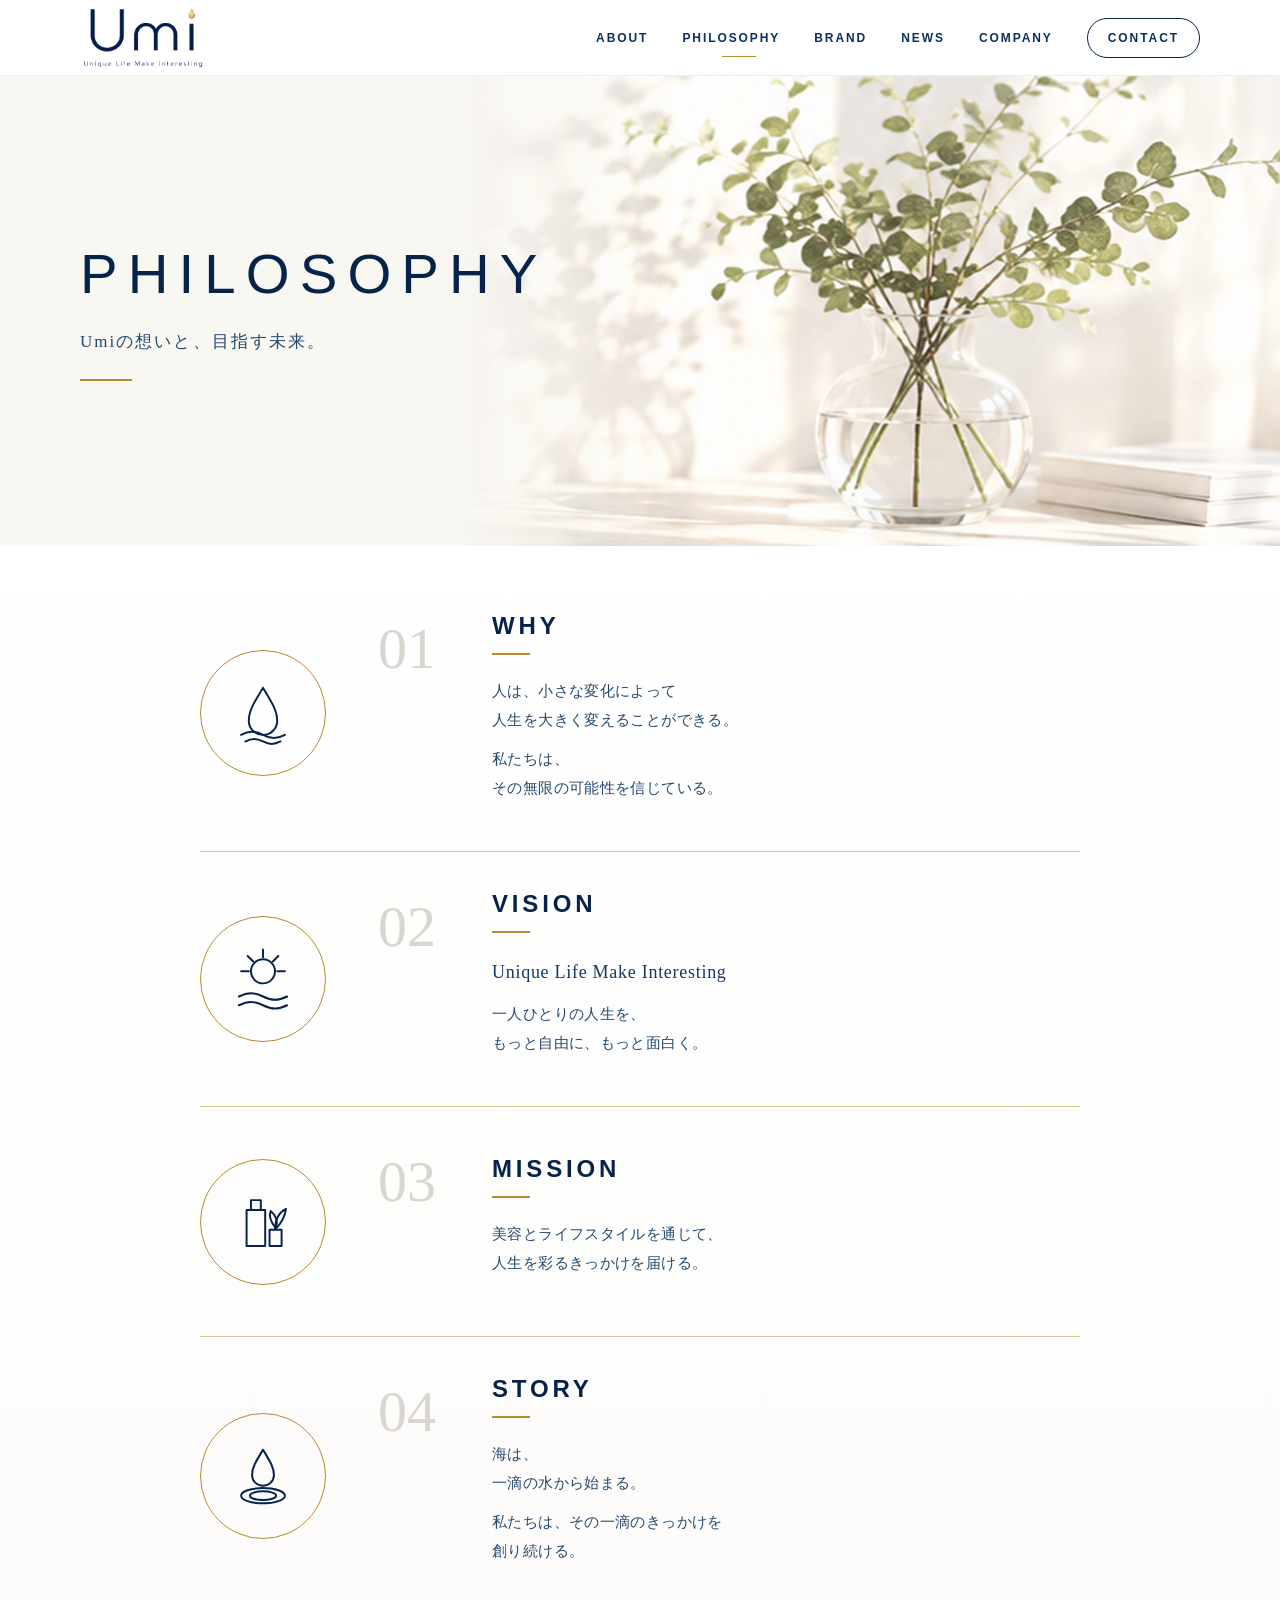
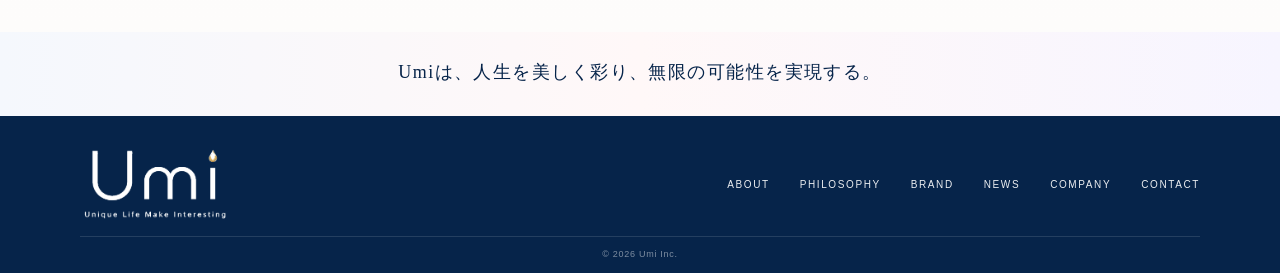
<file: philosophy.html>
<!doctype html>
<html lang="ja">
<head>
  
<!-- Google Tag Manager -->
<script>
(function(w,d,s,l,i){
  w[l]=w[l]||[];
  w[l].push({'gtm.start':new Date().getTime(),event:'gtm.js'});
  var f=d.getElementsByTagName(s)[0],
      j=d.createElement(s),
      dl=l!='dataLayer'?'&l='+l:'';
  j.async=true;
  j.src='https://www.googletagmanager.com/gtm.js?id='+i+dl;
  f.parentNode.insertBefore(j,f);
})(window,document,'script','dataLayer','GTM-MWCZC3K4');
</script>
<!-- End Google Tag Manager -->

<meta charset="utf-8">
<meta name="viewport" content="width=device-width,initial-scale=1">
<title>PHILOSOPHY | Umi株式会社</title>
<link rel="stylesheet" href="style.css">
</head>
<body>

<!-- Google Tag Manager (noscript) -->
<noscript><iframe src="https://www.googletagmanager.com/ns.html?id=GTM-MWCZC3K4"
height="0" width="0" style="display:none;visibility:hidden"></iframe></noscript>
<!-- End Google Tag Manager (noscript) -->

<header>
  <div class="wrap nav">
    <a href="index.html"><img class="nav-logo" src="umi-logo.png" alt="Umi"></a>
    <nav class="navlinks">
      <a href="about.html">ABOUT</a>
      <a class="is-current" href="philosophy.html">PHILOSOPHY</a>
      <a href="brand.html">BRAND</a>
      <a href="news.html">NEWS</a>
      <a href="company.html">COMPANY</a>
      <a class="contact" href="contact.html">CONTACT</a>
    </nav>
  </div>
</header>

<main class="philosophy-v2">

  <section class="philosophy-hero">
    <div class="philosophy-hero-image"></div>
    <div class="philosophy-hero-copy">
      <h1>PHILOSOPHY</h1>
      <p>Umiの想いと、目指す未来。</p>
      <div class="philosophy-gold-line"></div>
    </div>
  </section>

  <section class="philosophy-list">
    <div class="philosophy-container">

      <article class="philosophy-item">
        <div class="philosophy-icon">
          <svg viewBox="0 0 64 64" aria-hidden="true">
            <path d="M32 9C24 22 19 30 19 39a13 13 0 0 0 26 0c0-9-5-17-13-30Z"/>
            <path d="M12 52c7-4 13-4 20 0s13 4 20 0"/>
            <path d="M16 58c6-3 10-3 16 0s10 3 16 0"/>
          </svg>
        </div>

        <div class="philosophy-number">01</div>

        <div class="philosophy-copy">
          <h2>WHY</h2>
          <div class="philosophy-small-line"></div>
          <p>人は、小さな変化によって<br>
          人生を大きく変えることができる。</p>
          <p>私たちは、<br>
          その無限の可能性を信じている。</p>
        </div>
      </article>

      <article class="philosophy-item">
        <div class="philosophy-icon">
          <svg viewBox="0 0 64 64" aria-hidden="true">
            <circle cx="32" cy="25" r="11"/>
            <path d="M32 5v7M12 25h7M45 25h7M18 11l5 5M46 11l-5 5"/>
            <path d="M10 48c8-4 14-4 22 0s14 4 22 0"/>
            <path d="M10 56c8-4 14-4 22 0s14 4 22 0"/>
          </svg>
        </div>

        <div class="philosophy-number">02</div>

        <div class="philosophy-copy">
          <h2>VISION</h2>
          <div class="philosophy-small-line"></div>
          <p class="philosophy-en">Unique Life Make Interesting</p>
          <p>一人ひとりの人生を、<br>
          もっと自由に、もっと面白く。</p>
        </div>
      </article>

      <article class="philosophy-item">
        <div class="philosophy-icon">
          <svg viewBox="0 0 64 64" aria-hidden="true">
            <path d="M17 21h17v33H17zM21 12h9v9h-9z"/>
            <path d="M38 39h11v15H38z"/>
            <path d="M43 39c0-10 4-16 10-19-1 8-4 13-10 19Z"/>
            <path d="M44 38c-5-6-7-11-5-16 5 4 7 9 5 16Z"/>
          </svg>
        </div>

        <div class="philosophy-number">03</div>

        <div class="philosophy-copy">
          <h2>MISSION</h2>
          <div class="philosophy-small-line"></div>
          <p>美容とライフスタイルを通じて、<br>
          人生を彩るきっかけを届ける。</p>
        </div>
      </article>

      <article class="philosophy-item">
        <div class="philosophy-icon">
          <svg viewBox="0 0 64 64" aria-hidden="true">
            <path d="M32 8C26 18 22 24 22 31a10 10 0 0 0 20 0c0-7-4-13-10-23Z"/>
            <ellipse cx="32" cy="50" rx="20" ry="7"/>
            <ellipse cx="32" cy="50" rx="12" ry="4"/>
          </svg>
        </div>

        <div class="philosophy-number">04</div>

        <div class="philosophy-copy">
          <h2>STORY</h2>
          <div class="philosophy-small-line"></div>
          <p>海は、<br>
          一滴の水から始まる。</p>
          <p>私たちは、その一滴のきっかけを<br>
          創り続ける。</p>
        </div>
      </article>

    </div>
  </section>

  <section class="philosophy-closing">
    Umiは、人生を美しく彩り、無限の可能性を実現する。
  </section>

</main>

<footer>
  <div class="wrap">
    <div class="footer">
      <a class="footer-brand" href="index.html">
        <img class="footer-logo" src="umi-logo-footer.png" alt="Umi">
      </a>
      <nav class="footer-links">
        <a href="about.html">ABOUT</a>
        <a href="philosophy.html">PHILOSOPHY</a>
        <a href="brand.html">BRAND</a>
        <a href="news.html">NEWS</a>
      <a href="company.html">COMPANY</a>
        <a href="contact.html">CONTACT</a>
      </nav>
    </div>
    <div class="copy">© 2026 Umi Inc.</div>
  </div>
</footer>

</body>
</html>
</file>
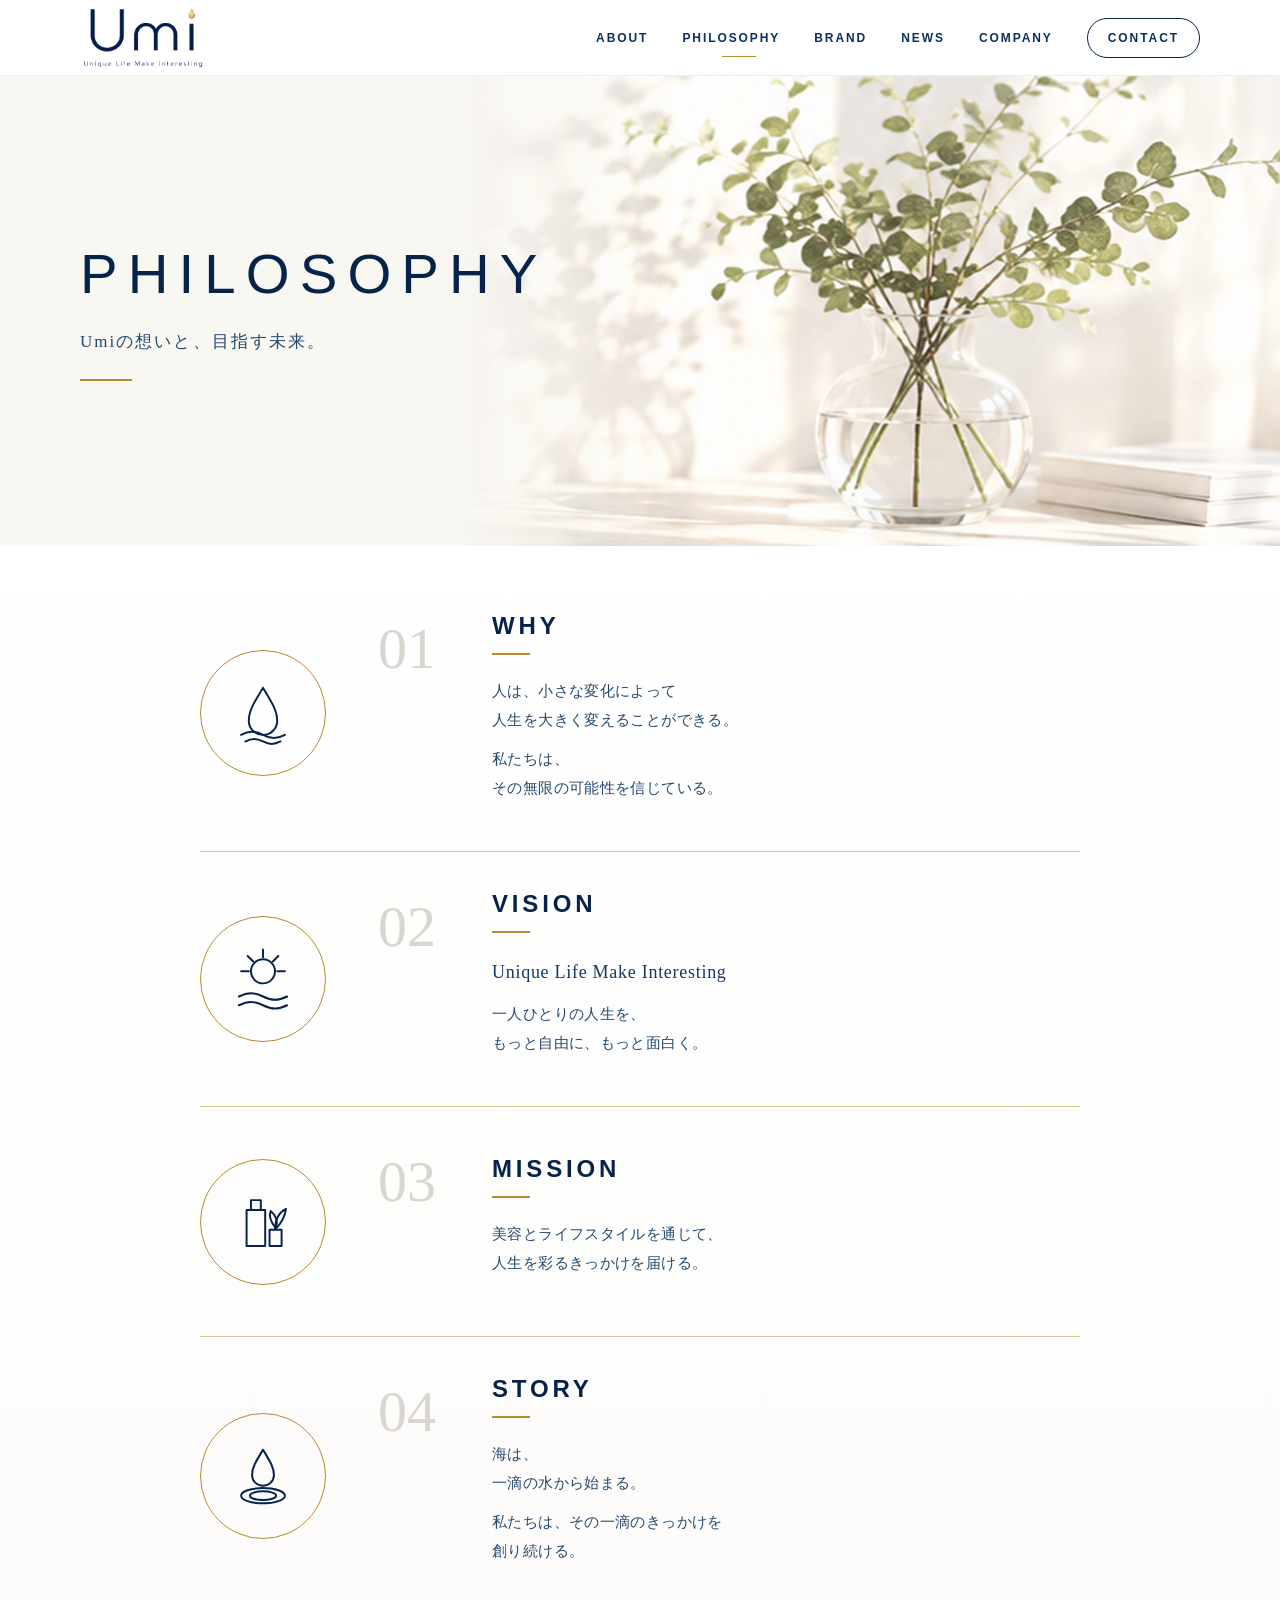
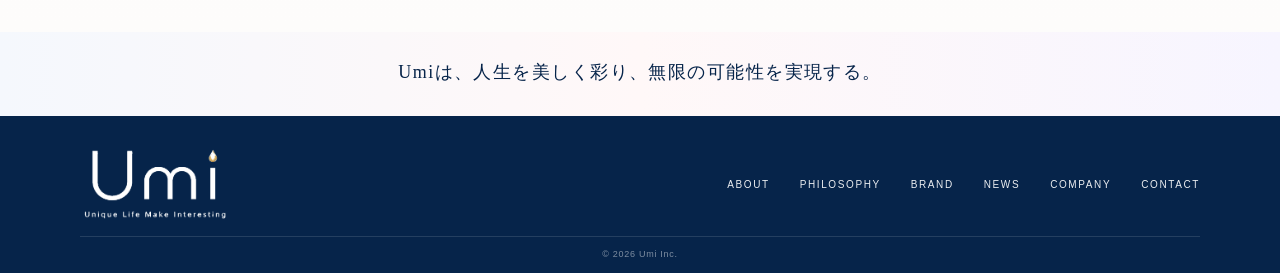
<file: vision.html>
<!doctype html><html lang="ja"><head><meta charset="utf-8"><meta http-equiv="refresh" content="0; url=philosophy.html"><link rel="canonical" href="philosophy.html"><title>PHILOSOPHY | Umi株式会社</title></head><body><p><a href="philosophy.html">PHILOSOPHYへ移動</a></p></body></html>
</file>
<file: style.css>
:root{
  --deep:#06244a;
  --ink:#0b315f;
  --muted:#6d8198;
  --gold:#b98a2f;
  --lav:#f7f3fb;
  --line:#dfe5eb;
}
*{box-sizing:border-box}
html,body{margin:0;padding:0}
body{font-family:"Yu Mincho","Hiragino Mincho ProN","Noto Serif JP",serif;color:var(--ink);background:#fff}
a{color:inherit;text-decoration:none}
img{display:block;max-width:100%}
.wrap{width:min(1120px,calc(100% - 48px));margin:auto}

/* HEADER */
header{height:76px;background:#fff;border-bottom:1px solid rgba(6,36,74,.08);display:flex;align-items:center;position:relative;z-index:10}
.nav{display:flex;align-items:center;justify-content:space-between}
.nav-logo{width:126px;height:auto}
.navlinks{display:flex;align-items:center;gap:34px;font-family:Arial,sans-serif;font-size:12px;font-weight:700;letter-spacing:.16em}
.navlinks .contact{border:1px solid var(--deep);border-radius:30px;padding:12px 20px}

/* HOME HERO */
.hero{
  min-height:650px;
  background-image:linear-gradient(90deg,rgba(255,255,255,.96) 0%,rgba(255,255,255,.83) 29%,rgba(255,255,255,.18) 54%,rgba(255,255,255,0) 70%),url("home-desktop-bg.png");
  background-size:cover;
  background-position:center center;
}
.hero-inner{min-height:650px;display:flex;align-items:center}
.hero-copy{width:min(650px,62%);padding:46px 0}
.hero-logo{width:280px;margin-bottom:42px}
.hero h1{font-size:clamp(32px,3.15vw,48px);line-height:1.55;font-weight:400;letter-spacing:.025em;margin:0}
.hero h1 span{display:block;white-space:nowrap}
.gold-line{width:54px;height:2px;background:var(--gold);margin:28px 0}
.hero p{font-size:16px;line-height:2;color:#526f8d;letter-spacing:.04em;margin:0 0 28px}
.btn{display:inline-block;border:1px solid var(--deep);padding:17px 30px;font-family:Arial,sans-serif;font-size:11px;letter-spacing:.15em}

/* COMPACT NEXT BRAND */
.next-brand{background:linear-gradient(120deg,#fbf9fd,#f1eafb);border-top:1px solid #eee8f4;border-bottom:1px solid #eee8f4}
.next-brand-link{min-height:250px;display:flex;flex-direction:column;align-items:center;justify-content:center;padding:38px 20px;transition:.25s}
.next-brand-link:hover{background:rgba(255,255,255,.28)}
.next-brand-kicker,.next-brand-coming{font-family:Arial,sans-serif;font-size:11px;font-weight:700;letter-spacing:.28em}
.next-brand-name{font-size:64px;line-height:1;margin:14px 0 8px;color:#b6a2d6}
.next-brand-tag{font-family:Georgia,serif;font-size:15px;letter-spacing:.14em;color:#8d72b5}
.next-brand-coming{margin-top:24px;color:var(--deep)}
.next-brand-coming span{margin-left:8px}

/* GENERIC INNER PAGES */
.page-hero{padding:68px 0 58px;background:#f7f9fb;border-bottom:1px solid var(--line)}
.crumb{font-family:Arial,sans-serif;font-size:10px;letter-spacing:.12em;color:#7890a8;margin-bottom:34px}
.page-hero h1{font-size:58px;font-weight:400;margin:0 0 18px}
.page-hero p{color:#8191a3}
.image-band{height:330px;background-size:cover;background-position:center}
.about-image{background-image:url("about-bg.jpg")}
.company-image{background-image:url("company-bg.jpg")}
.content{padding:76px 0}
.split{display:grid;grid-template-columns:1.15fr .85fr;gap:70px}
.eyebrow{font-family:Arial,sans-serif;font-size:11px;font-weight:700;letter-spacing:.25em;margin-bottom:28px}
.quote,.title{font-size:36px;line-height:1.65;margin:0 0 24px}
.lead{font-size:15px;line-height:2;color:#647b92}
.box{background:#f7f9fb;padding:44px}
.brand-panel{min-height:520px;background:linear-gradient(rgba(248,244,251,.84),rgba(248,244,251,.84)),url("brand-bg.jpg") center/cover;display:flex;align-items:center;justify-content:center;text-align:center;padding:60px 20px}
.coming{font-family:Arial,sans-serif;font-size:12px;font-weight:700;letter-spacing:.28em}
.mormee{font-size:76px;color:#b5a1d6;margin:18px 0 4px}
.tag{letter-spacing:.14em;color:#8d72b5}
.info{margin:0}.row{display:grid;grid-template-columns:180px 1fr;padding:22px 0;border-bottom:1px solid var(--line)}dt{font-weight:700}

/* PHILOSOPHY */
.philosophy-shell{background:linear-gradient(rgba(255,253,249,.92),rgba(255,253,249,.92)),url("philosophy-bg.jpg") center/cover fixed;padding:70px 20px}
.philosophy-wrap{max-width:850px;margin:auto}
.philosophy-card{background:rgba(255,255,255,.82);padding:60px 70px;box-shadow:0 18px 50px rgba(20,45,70,.06)}
.philosophy-heading{text-align:center;margin-bottom:30px}
.philosophy-heading .jp{font-size:18px;letter-spacing:.18em}
.philosophy-heading h1{font-size:50px;font-weight:400;margin:10px 0}
.rule{width:56px;height:2px;background:var(--gold);margin:22px auto}
.philo-row{display:grid;grid-template-columns:150px 1fr;gap:34px;padding:36px 0;border-bottom:1px solid rgba(185,138,47,.45)}
.icon-wrap{display:flex;justify-content:center}
.philo-icon{width:105px;height:105px;border:1px solid var(--gold);border-radius:50%;display:flex;align-items:center;justify-content:center}
.philo-icon svg{width:68px;fill:none;stroke:var(--ink);stroke-width:1.8}
.philo-copy .label{font-size:25px;color:var(--gold);letter-spacing:.12em}
.philo-copy .sub{font-size:19px;font-weight:700;margin:10px 0}
.philo-copy p{white-space:pre-line;line-height:1.9;margin:0}
.ripple-mark{text-align:center;padding-top:28px}.ripple-mark svg{width:72px;fill:none;stroke:var(--gold);stroke-width:1.5}

/* FOOTER */
footer{background:var(--deep);color:#fff;padding:24px 0 14px}
.footer{min-height:88px;display:flex;align-items:center;justify-content:space-between;gap:36px}
.footer-brand{display:block}
.footer-logo{width:150px;height:auto}
.footer-links{display:flex;align-items:center;gap:30px;flex-wrap:wrap;font-family:Arial,sans-serif;font-size:10px;letter-spacing:.16em}
.footer-links a{opacity:.92}
.copy{text-align:center;border-top:1px solid rgba(255,255,255,.12);padding-top:12px;margin-top:8px;font-family:Arial,sans-serif;font-size:9px;letter-spacing:.08em;color:rgba(255,255,255,.48)}

@media(max-width:800px){
  .wrap{width:min(100% - 30px,1120px)}
  header{height:auto;padding:14px 0}
  .nav{align-items:flex-start}.nav-logo{width:105px}
  .navlinks{gap:12px;font-size:9px;flex-wrap:wrap;justify-content:flex-end}
  .navlinks .contact{padding:8px 12px}
  .hero,.hero-inner{min-height:620px}
  .hero{background-image:linear-gradient(90deg,rgba(255,255,255,.93),rgba(255,255,255,.50)),url("home-desktop-bg.png");background-position:62% center}
  .hero-copy{width:100%}.hero-logo{width:220px}
  .hero h1{font-size:clamp(27px,7vw,36px);line-height:1.5}
  .hero h1 span{white-space:normal}
  .next-brand-name{font-size:54px}
  .split{grid-template-columns:1fr;gap:30px}
  .philosophy-card{padding:40px 24px}
  .philo-row{grid-template-columns:1fr}.philo-copy{text-align:center}
  .footer{flex-direction:column;justify-content:center;text-align:center;padding:10px 0}
  .footer-links{justify-content:center;gap:18px}
  .footer-logo{width:135px}
}


/* =========================================================
   ABOUT v4 — image and text separated, balanced wide layout
   ========================================================= */

.about-v2{
  background:#fff;
}

.about-intro{
  width:100%;
  min-height:560px;
  display:grid;
  grid-template-columns:35% 65%;
  background:#fff;
}

.about-intro-copy{
  padding:56px 44px 48px clamp(54px,5.6vw,108px);
  display:flex;
  flex-direction:column;
  justify-content:center;
  position:relative;
  z-index:2;
  background:#fff;
}

.about-label{
  color:var(--gold);
  font-family:Georgia,"Times New Roman",serif;
  font-size:20px;
  letter-spacing:.08em;
  margin-bottom:24px;
}

.about-label:after{
  content:"";
  display:block;
  width:122px;
  height:1px;
  background:var(--gold);
  margin-top:8px;
}

.about-intro h1{
  margin:0;
  color:var(--deep);
  font-weight:400;
  font-size:clamp(34px,3vw,48px);
  line-height:1.52;
  letter-spacing:.025em;
}

.about-intro h1 span{
  display:block;
  white-space:nowrap;
}

.about-gold-line{
  width:46px;
  height:2px;
  background:var(--gold);
  margin:26px 0 22px;
}

.about-intro-copy p{
  margin:0 0 18px;
  color:#24496e;
  font-size:14px;
  line-height:1.95;
  letter-spacing:.015em;
}

.about-intro-image{
  min-height:560px;
  background-image:url("about-visual.jpg");
  background-size:cover;
  background-position:center center;
  background-repeat:no-repeat;
}

/* VALUES */
.about-values{
  padding:34px 0 54px;
  background:linear-gradient(180deg,#fbfaf9 0%,#fff 100%);
  border-top:1px solid rgba(185,138,47,.12);
}

.about-values-title{
  display:flex;
  align-items:center;
  justify-content:center;
  gap:20px;
  margin-bottom:26px;
}

.about-values-title span{
  width:56px;
  height:1px;
  background:rgba(185,138,47,.65);
}

.about-values-title h2{
  margin:0;
  font-weight:400;
  color:var(--deep);
  font-size:24px;
  letter-spacing:.08em;
}

.about-values-grid{
  display:grid;
  grid-template-columns:repeat(5,1fr);
  align-items:start;
}

.about-value{
  text-align:center;
  padding:4px 20px 0;
  min-height:210px;
  border-right:1px solid rgba(185,138,47,.22);
}

.about-value:last-child{
  border-right:none;
}

.about-value-icon{
  width:44px;
  height:44px;
  border:1px solid #476b8d;
  border-radius:50%;
  display:flex;
  align-items:center;
  justify-content:center;
  margin:0 auto 14px;
}

.about-value-icon svg{
  width:26px;
  height:26px;
  fill:none;
  stroke:#173f68;
  stroke-width:1.8;
  stroke-linecap:round;
  stroke-linejoin:round;
}

.about-value h3{
  margin:0 0 10px;
  color:var(--gold);
  font-size:15px;
  font-weight:400;
  line-height:1.55;
}

.about-value p{
  margin:0 auto;
  color:#395b7a;
  font-size:11.5px;
  line-height:1.85;
  max-width:170px;
}

@media(max-width:1100px){
  .about-intro{
    grid-template-columns:42% 58%;
  }
  .about-intro-copy{
    padding-left:44px;
  }
  .about-intro h1{
    font-size:40px;
  }
}

@media(max-width:850px){
  .about-intro{
    grid-template-columns:1fr;
  }

  .about-intro-copy{
    padding:52px 7vw 42px;
  }

  .about-intro-image{
    min-height:380px;
    background-position:center center;
  }

  .about-values-grid{
    grid-template-columns:repeat(2,1fr);
    gap:26px 0;
  }

  .about-value{
    border-right:none;
    border-bottom:1px solid rgba(185,138,47,.18);
    padding-bottom:26px;
  }

  .about-value:last-child{
    grid-column:1/-1;
    border-bottom:none;
  }
}

@media(max-width:600px){
  .about-intro h1{
    font-size:33px;
  }

  .about-intro h1 span{
    white-space:normal;
  }

  .about-intro-copy p{
    font-size:13px;
  }

  .about-intro-image{
    min-height:280px;
  }

  .about-values-title{
    gap:10px;
  }

  .about-values-title span{
    width:30px;
  }

  .about-values-title h2{
    font-size:19px;
  }

  .about-values-grid{
    grid-template-columns:1fr;
  }

  .about-value:last-child{
    grid-column:auto;
  }
}




/* =========================================================
   PHILOSOPHY v2
   Hero image and all text/icons are separate
   Image file: philosophy-visual.jpg
   ========================================================= */

.navlinks .is-current{
  position:relative;
}
.navlinks .is-current:after{
  content:"";
  position:absolute;
  left:50%;
  bottom:-12px;
  width:34px;
  height:1px;
  transform:translateX(-50%);
  background:var(--gold);
}

.philosophy-v2{
  background:#fff;
}

.philosophy-hero{
  min-height:470px;
  position:relative;
  overflow:hidden;
  background:#f9f7f3;
}

.philosophy-hero-image{
  position:absolute;
  inset:0;
  background-image:url("philosophy-visual.jpg");
  background-size:cover;
  background-position:center center;
  background-repeat:no-repeat;
}

.philosophy-hero-copy{
  position:relative;
  z-index:2;
  min-height:470px;
  width:min(1120px,calc(100% - 48px));
  margin:0 auto;
  display:flex;
  flex-direction:column;
  justify-content:center;
  align-items:flex-start;
}

.philosophy-hero h1{
  margin:0;
  color:var(--deep);
  font-family:Arial,sans-serif;
  font-weight:400;
  font-size:clamp(42px,4.4vw,68px);
  letter-spacing:.18em;
}

.philosophy-hero p{
  margin:24px 0 0;
  color:#24496e;
  font-size:17px;
  letter-spacing:.12em;
}

.philosophy-gold-line{
  width:52px;
  height:2px;
  background:var(--gold);
  margin-top:26px;
}

.philosophy-list{
  padding:28px 0 18px;
  background:linear-gradient(180deg,#fff 0%,#fdfcfb 100%);
}

.philosophy-container{
  width:min(880px,calc(100% - 48px));
  margin:0 auto;
}

.philosophy-item{
  min-height:230px;
  display:grid;
  grid-template-columns:150px 86px 1fr;
  align-items:center;
  gap:28px;
  padding:34px 0;
  border-bottom:1px solid rgba(185,138,47,.48);
}

.philosophy-item:last-child{
  border-bottom:none;
}

.philosophy-icon{
  width:126px;
  height:126px;
  border:1px solid var(--gold);
  border-radius:50%;
  display:flex;
  align-items:center;
  justify-content:center;
}

.philosophy-icon svg{
  width:70px;
  height:70px;
  fill:none;
  stroke:var(--deep);
  stroke-width:1.8;
  stroke-linecap:round;
  stroke-linejoin:round;
}

.philosophy-number{
  align-self:start;
  padding-top:12px;
  color:#d9d6d0;
  font-family:Georgia,"Times New Roman",serif;
  font-size:58px;
  font-weight:400;
  line-height:1;
}

.philosophy-copy{
  padding:4px 0;
}

.philosophy-copy h2{
  margin:0;
  color:var(--deep);
  font-family:Arial,sans-serif;
  font-size:24px;
  font-weight:700;
  letter-spacing:.16em;
}

.philosophy-small-line{
  width:38px;
  height:2px;
  background:var(--gold);
  margin:13px 0 22px;
}

.philosophy-copy p{
  margin:0 0 11px;
  color:#24496e;
  font-size:15px;
  line-height:1.9;
  letter-spacing:.025em;
}

.philosophy-copy .philosophy-en{
  font-family:Georgia,"Times New Roman",serif;
  font-size:18px;
  letter-spacing:.04em;
  color:#123a64;
}

.philosophy-closing{
  padding:28px 20px 32px;
  text-align:center;
  background:linear-gradient(90deg,#f5f8fd,#fff8f8,#f7f5ff);
  color:var(--deep);
  font-size:18px;
  letter-spacing:.08em;
}

/* Tablet */
@media(max-width:900px){
  .philosophy-hero,
  .philosophy-hero-copy{
    min-height:400px;
  }

  .philosophy-item{
    grid-template-columns:120px 68px 1fr;
    gap:20px;
  }

  .philosophy-icon{
    width:102px;
    height:102px;
  }

  .philosophy-icon svg{
    width:58px;
    height:58px;
  }

  .philosophy-number{
    font-size:46px;
  }
}

/* Mobile */
@media(max-width:650px){
  .navlinks .is-current:after{
    display:none;
  }

  .philosophy-hero,
  .philosophy-hero-copy{
    min-height:340px;
  }

  .philosophy-hero-image{
    background-position:62% center;
  }

  .philosophy-hero-copy{
    width:calc(100% - 36px);
    justify-content:flex-end;
    padding-bottom:44px;
  }

  .philosophy-hero h1{
    font-size:36px;
    letter-spacing:.12em;
  }

  .philosophy-hero p{
    margin-top:16px;
    font-size:13px;
    letter-spacing:.08em;
  }

  .philosophy-gold-line{
    margin-top:18px;
  }

  .philosophy-container{
    width:calc(100% - 36px);
  }

  .philosophy-item{
    grid-template-columns:72px 1fr;
    grid-template-areas:
      "icon number"
      "copy copy";
    gap:10px 18px;
    padding:30px 0 32px;
  }

  .philosophy-icon{
    grid-area:icon;
    width:68px;
    height:68px;
  }

  .philosophy-icon svg{
    width:39px;
    height:39px;
  }

  .philosophy-number{
    grid-area:number;
    align-self:center;
    padding:0;
    font-size:40px;
  }

  .philosophy-copy{
    grid-area:copy;
    padding-top:10px;
  }

  .philosophy-copy h2{
    font-size:20px;
  }

  .philosophy-small-line{
    margin:10px 0 16px;
  }

  .philosophy-copy p{
    font-size:14px;
    line-height:1.85;
  }

  .philosophy-copy .philosophy-en{
    font-size:16px;
  }

  .philosophy-closing{
    font-size:14px;
    line-height:1.8;
    padding:24px 28px;
  }
}


/* =========================================================
   FINAL HOME BACKGROUND RULES
   Desktop/tablet: home-desktop-bg.png
   Mobile: home-mobile-bg.png
   ========================================================= */
.hero{
  background-image:
    linear-gradient(90deg,
      rgba(255,255,255,.88) 0%,
      rgba(255,255,255,.68) 26%,
      rgba(255,255,255,.18) 50%,
      rgba(255,255,255,0) 68%
    ),
    url("home-desktop-bg.png") !important;
  background-size:cover !important;
  background-position:center center !important;
  background-repeat:no-repeat !important;
}

@media (max-width:768px){
  .hero{
    background-image:url("home-mobile-bg.png") !important;
    background-size:cover !important;
    background-position:center center !important;
    background-repeat:no-repeat !important;
  }
}


/* =========================================================
   BRAND / mormee v1
   Image, logo and text are separate
   ========================================================= */

.brand-page{
  background:#fff;
}

.brand-mormee{
  min-height:760px;
  position:relative;
  overflow:hidden;
  display:flex;
  align-items:center;
  background:linear-gradient(135deg,#fbf9fc 0%,#f6f0fa 52%,#f9f5fb 100%);
}

.brand-mormee-visual{
  position:absolute;
  inset:0;
  background-image:url("brand-visual.jpg");
  background-size:cover;
  background-position:center center;
  background-repeat:no-repeat;
}

.brand-mormee:after{
  content:"";
  position:absolute;
  inset:0;
  background:linear-gradient(90deg,
    rgba(250,248,252,.98) 0%,
    rgba(250,248,252,.94) 30%,
    rgba(250,248,252,.58) 49%,
    rgba(250,248,252,.06) 72%);
  pointer-events:none;
}

.brand-mormee-copy{
  position:relative;
  z-index:2;
  width:min(560px,44vw);
  margin-left:max(64px,8vw);
  text-align:center;
  color:#9f88bb;
}

.mormee-logo{
  width:min(390px,100%);
  height:auto;
  display:block;
  margin:0 auto 12px;
}

.mormee-tagline{
  margin:0;
  font-family:Arial,sans-serif;
  font-size:18px;
  letter-spacing:.16em;
  color:#8f75ad;
}

.brand-gold-line{
  width:46px;
  height:2px;
  background:var(--gold);
  margin:34px auto 32px;
}

.brand-mormee h1{
  margin:0;
  font-weight:400;
  font-size:clamp(30px,3vw,46px);
  line-height:1.55;
  letter-spacing:.06em;
  color:#9a82b7;
}

.mormee-category{
  margin:24px 0 0;
  font-size:18px;
  letter-spacing:.18em;
  color:#977caf;
}

.mormee-coming{
  margin:56px 0 0;
  font-family:Arial,sans-serif;
  font-size:24px;
  letter-spacing:.32em;
  color:#9176ac;
}

@media(max-width:900px){
  .brand-mormee{
    min-height:720px;
  }
  .brand-mormee-copy{
    width:min(520px,52vw);
    margin-left:5vw;
  }
  .mormee-logo{
    width:min(330px,100%);
  }
}

@media(max-width:650px){
  .brand-mormee{
    min-height:760px;
    align-items:flex-start;
    padding-top:80px;
  }

  .brand-mormee-visual{
    background-position:68% center;
  }

  .brand-mormee:after{
    background:linear-gradient(180deg,
      rgba(250,248,252,.97) 0%,
      rgba(250,248,252,.88) 48%,
      rgba(250,248,252,.28) 72%,
      rgba(250,248,252,.04) 100%);
  }

  .brand-mormee-copy{
    width:calc(100% - 40px);
    margin:0 auto;
  }

  .mormee-logo{
    width:265px;
  }

  .mormee-tagline{
    font-size:14px;
  }

  .brand-mormee h1{
    font-size:31px;
  }

  .mormee-category{
    font-size:15px;
  }

  .mormee-coming{
    font-size:19px;
    margin-top:42px;
  }
}
/* ===== BRAND 採用画像用：既存 style.css の一番最後に追加 ===== */

.navlinks .is-current{
  position:relative;
}

.navlinks .is-current::after{
  content:"";
  position:absolute;
  left:50%;
  bottom:-12px;
  width:34px;
  height:1px;
  background:var(--gold);
  transform:translateX(-50%);
}

.brand-approved-hero{
  width:100%;
  overflow:hidden;
  background:#f8f5fa;
}

.brand-approved-hero img{
  display:block;
  width:100%;
  height:auto;
}

@media(max-width:700px){
  .navlinks .is-current::after{
    display:none;
  }

  .brand-approved-hero{
    overflow:hidden;
  }

  .brand-approved-hero img{
    width:100%;
    height:auto;
  }
}

/* ===== COMPANY PAGE：現在の正常な style.css の一番最後に追加 ===== */
.navlinks .is-current{position:relative}
.navlinks .is-current::after{content:"";position:absolute;left:50%;bottom:-12px;width:34px;height:1px;background:var(--gold);transform:translateX(-50%)}

.company-page{background:#fff}
.company-hero{min-height:355px;display:flex;align-items:center;background:linear-gradient(110deg,#f7f4ef 0%,#fff 56%,#f0eee8 100%);position:relative;overflow:hidden}
.company-hero:after{content:"";position:absolute;right:-3%;top:-20%;width:38%;height:150%;background:radial-gradient(ellipse at center,rgba(120,145,100,.15),transparent 65%);transform:rotate(-14deg)}
.company-hero-inner{position:relative;z-index:1;width:100%}
.company-kicker{font-family:Georgia,serif;font-size:48px;letter-spacing:.06em;color:var(--deep);margin:0 0 8px}
.company-hero h1{font-size:21px;font-weight:400;letter-spacing:.24em;margin:0;color:var(--deep)}
.company-gold-line{width:34px;height:1px;background:var(--gold);margin-top:28px}
.company-profile{padding:64px 0 72px}
.company-profile-inner{max-width:900px}
.company-lead{text-align:center;font-size:19px;letter-spacing:.06em;line-height:2;margin:0 0 48px;color:var(--deep)}
.company-table{margin:0;background:#fff;border:1px solid #eee9e2;border-radius:10px;padding:18px 30px;box-shadow:0 10px 30px rgba(6,36,74,.06)}
.company-table>div{display:grid;grid-template-columns:180px 1fr;border-bottom:1px solid #e4e5e8;min-height:78px;align-items:center}
.company-table>div:last-child{border-bottom:0}
.company-table dt{font-size:15px;letter-spacing:.08em;padding-left:20px;color:var(--deep)}
.company-table dd{margin:0;padding:0 30px;border-left:1px solid #e4e5e8;font-size:17px;letter-spacing:.04em;line-height:1.7}
.company-table a{color:inherit}
.company-closing{text-align:center;padding:48px 20px 52px;background:linear-gradient(120deg,#faf8f4,#fff,#f4f1eb);color:var(--deep)}
.company-closing p{font-size:17px;line-height:2;letter-spacing:.07em;margin:0}
.company-closing .company-gold-line{margin:28px auto 0}

@media(max-width:700px){
 .navlinks .is-current::after{display:none}
 .company-hero{min-height:260px}
 .company-kicker{font-size:38px}
 .company-hero h1{font-size:17px}
 .company-profile{padding:44px 0 50px}
 .company-lead{font-size:15px;text-align:left;margin-bottom:30px}
 .company-table{padding:8px 18px}
 .company-table>div{grid-template-columns:105px 1fr;min-height:68px}
 .company-table dt{font-size:13px;padding-left:0}
 .company-table dd{font-size:14px;padding-left:18px;padding-right:0;word-break:break-word}
 .company-closing p{font-size:14px}
}

/* =========================================================
   COMPANY v2 SAFE
   現在の正常な style.css の一番最後に追加
   ========================================================= */

.company-v2{background:#fff;color:var(--deep)}
.company-v2-hero{position:relative;min-height:420px;overflow:hidden;background:#f9f7f3}
.company-v2-hero-bg{
  position:absolute;inset:0;
  background-image:url("company-visual.jpg");
  background-size:cover;
  background-position:center center;
  background-repeat:no-repeat;
}
.company-v2-hero-inner{
  position:relative;z-index:2;
  width:min(1120px,calc(100% - 48px));
  min-height:420px;margin:0 auto;
  display:flex;align-items:center;
}
.company-v2-hero-copy{width:48%;text-align:left}
.company-v2-en{
  margin:0;color:var(--deep);
  font-family:Georgia,"Times New Roman",serif;
  font-size:clamp(44px,5vw,66px);
  line-height:1;letter-spacing:.05em;
}
.company-v2-hero h1{
  margin:18px 0 0;color:var(--deep);
  font-size:20px;font-weight:400;letter-spacing:.28em;
}
.company-v2-gold-line{width:44px;height:1px;margin-top:28px;background:var(--gold)}

.company-v2-profile{padding:70px 0 78px;background:#fff}
.company-v2-container{width:min(900px,calc(100% - 48px));margin:0 auto}
.company-v2-lead{
  margin:0 0 48px;text-align:center;color:var(--deep);
  font-size:18px;line-height:2;letter-spacing:.06em;
}
.company-v2-table{
  margin:0;padding:20px 30px;border:1px solid #ece8e2;border-radius:10px;
  background:#fff;box-shadow:0 12px 34px rgba(6,36,74,.06);
}
.company-v2-table>div{
  display:grid;grid-template-columns:180px 1fr;min-height:78px;
  align-items:center;border-bottom:1px solid #e4e5e8;
}
.company-v2-table>div:last-child{border-bottom:none}
.company-v2-table dt{
  margin:0;padding-left:16px;color:var(--deep);
  font-size:15px;font-weight:500;letter-spacing:.08em;
}
.company-v2-table dd{
  margin:0;padding:0 28px;border-left:1px solid #e4e5e8;
  color:var(--deep);font-size:17px;line-height:1.8;letter-spacing:.04em;
}
.company-v2-table a{color:inherit;text-decoration:none}
.company-v2-closing{
  padding:54px 20px 58px;text-align:center;
  background:linear-gradient(120deg,#faf8f4 0%,#fff 55%,#f4f1eb 100%);
}
.company-v2-closing p{
  margin:0;color:var(--deep);font-size:17px;line-height:2;letter-spacing:.07em;
}
.company-v2-closing .company-v2-gold-line{margin:28px auto 0}

@media(max-width:700px){
  .company-v2-hero{min-height:300px}
  .company-v2-hero-bg{background-position:65% center}
  .company-v2-hero-inner{min-height:300px;width:calc(100% - 36px)}
  .company-v2-hero-copy{width:60%}
  .company-v2-en{font-size:39px}
  .company-v2-hero h1{margin-top:14px;font-size:15px;letter-spacing:.22em}
  .company-v2-profile{padding:46px 0 52px}
  .company-v2-container{width:calc(100% - 36px)}
  .company-v2-lead{margin-bottom:30px;text-align:left;font-size:14px;line-height:1.9}
  .company-v2-table{padding:8px 18px}
  .company-v2-table>div{grid-template-columns:104px 1fr;min-height:68px}
  .company-v2-table dt{padding-left:0;font-size:13px}
  .company-v2-table dd{padding:0 0 0 16px;font-size:14px;word-break:break-word}
  .company-v2-closing{padding:40px 26px 44px}
  .company-v2-closing p{font-size:14px;line-height:1.9}
}

.contact-page{background:#fff;color:var(--deep)}.contact-title{background:linear-gradient(120deg,#f8f6f1 0%,#fff 58%,#f4f1f7 100%);padding:88px 0 78px}.contact-title-inner{text-align:center}.contact-kicker{margin:0 0 10px;font-family:Georgia,"Times New Roman",serif;font-size:46px;letter-spacing:.09em}.contact-title h1{margin:0;font-size:18px;font-weight:400;letter-spacing:.25em}.contact-gold-line{width:38px;height:1px;background:var(--gold);margin:28px auto}.contact-intro{font-size:15px;line-height:2;letter-spacing:.08em;color:#526f8d}.contact-form-section{padding:72px 0 90px}.contact-form-wrap{max-width:820px}.umi-contact-form{border-top:1px solid #e3e4e7}.contact-field{display:grid;grid-template-columns:210px 1fr;gap:28px;padding:26px 0;border-bottom:1px solid #e3e4e7}.contact-field label{padding-top:13px;font-size:14px;font-weight:600}.contact-field label span{margin-left:8px;padding:2px 7px;border:1px solid #b98a2f;color:#9b762c;font-size:9px}.contact-field label small{margin-left:8px;color:#8b96a3}.contact-field input,.contact-field select,.contact-field textarea{width:100%;border:1px solid #d9dce1;background:#fff;color:var(--deep);font:inherit;font-size:15px;padding:13px 15px}.contact-field textarea{resize:vertical;min-height:180px}.contact-submit{text-align:center;padding-top:46px}.contact-submit button{min-width:230px;padding:17px 32px;border:1px solid var(--deep);background:#fff;color:var(--deep);font-size:12px;font-weight:700;letter-spacing:.2em;cursor:pointer}.contact-submit button:hover{background:var(--deep);color:#fff}.contact-note{margin:28px 0 0;text-align:center;color:#78899a;font-size:12px}@media(max-width:700px){.contact-title{padding:58px 0 52px}.contact-kicker{font-size:36px}.contact-intro{font-size:13px;text-align:left}.pc-only{display:none}.contact-form-section{padding:44px 0 60px}.contact-field{display:block;padding:20px 0}.contact-field label{display:block;padding:0 0 10px}.contact-field input,.contact-field select,.contact-field textarea{font-size:16px}.contact-submit button{width:100%}}

/* =========================================================
   NEWS — Umi corporate news / PR TIMES
   ========================================================= */

.navlinks .is-current{position:relative}
.navlinks .is-current:after{
  content:"";position:absolute;left:0;right:0;bottom:-12px;
  width:26px;height:1px;margin:auto;background:var(--gold)
}

/* HOME : LATEST NEWS */
.home-news{padding:72px 0 80px;background:#fff}
.home-news-inner{max-width:980px}
.home-news-heading{
  display:flex;align-items:flex-end;justify-content:space-between;
  gap:28px;margin-bottom:28px
}
.home-news-kicker{
  margin:0 0 10px;font-family:Arial,sans-serif;font-size:11px;
  font-weight:700;letter-spacing:.24em;color:var(--gold)
}
.home-news-heading h2{
  margin:0;font-size:28px;font-weight:400;letter-spacing:.05em;color:var(--deep)
}
.home-news-viewall{
  font-family:Arial,sans-serif;font-size:10px;font-weight:700;
  letter-spacing:.18em;color:var(--deep);white-space:nowrap
}
.home-news-viewall span{margin-left:8px}
.home-news-item{
  display:grid;grid-template-columns:110px 130px 1fr 26px;
  align-items:center;gap:22px;padding:26px 2px;
  border-top:1px solid var(--line);border-bottom:1px solid var(--line);
  transition:.2s
}
.home-news-item:hover{padding-left:10px;background:#fbfaf7}
.home-news-item time{
  font-family:Arial,sans-serif;font-size:11px;letter-spacing:.08em;color:#73869a
}
.home-news-category{
  display:inline-block;width:max-content;padding:6px 10px;border:1px solid #d5c39e;
  font-family:Arial,sans-serif;font-size:9px;letter-spacing:.12em;color:#9b762c
}
.home-news-item p{
  margin:0;font-size:15px;line-height:1.7;letter-spacing:.025em;color:var(--deep)
}
.home-news-arrow{font-family:Arial,sans-serif;color:var(--gold);text-align:right}

/* NEWS LIST */
.news-page,.news-detail-page{background:#fff;color:var(--deep)}
.news-hero{
  padding:86px 0 78px;
  background:linear-gradient(120deg,#f8f6f1 0%,#fff 58%,#f4f1f7 100%);
  border-bottom:1px solid rgba(6,36,74,.06)
}
.news-hero-inner{text-align:center}
.news-en{
  margin:0 0 10px;font-family:Georgia,"Times New Roman",serif;
  font-size:48px;letter-spacing:.08em;color:var(--deep)
}
.news-hero h1{margin:0;font-size:18px;font-weight:400;letter-spacing:.26em}
.news-gold-line{width:38px;height:1px;background:var(--gold);margin:27px auto}
.news-lead{margin:0;font-size:14px;letter-spacing:.08em;color:#647b92}

.news-list-section{padding:70px 0 94px}
.news-container{max-width:920px}
.news-filter{
  display:flex;gap:24px;flex-wrap:wrap;padding-bottom:22px;
  border-bottom:1px solid #e2e5e8;
  font-family:Arial,sans-serif;font-size:10px;font-weight:700;
  letter-spacing:.14em;color:#8a99a8
}
.news-filter span{padding-bottom:8px}
.news-filter .is-active{color:var(--deep);border-bottom:1px solid var(--gold)}
.news-card>a{
  display:block;padding:34px 8px 38px;border-bottom:1px solid #e2e5e8;
  transition:.2s
}
.news-card>a:hover{padding-left:16px;background:#fbfaf7}
.news-card-meta{
  display:flex;align-items:center;gap:18px;margin-bottom:18px;
  font-family:Arial,sans-serif
}
.news-card-meta time{font-size:11px;letter-spacing:.08em;color:#71859a}
.news-card-meta span{
  padding:5px 9px;border:1px solid #d5c39e;
  font-size:9px;letter-spacing:.12em;color:#9b762c
}
.news-card h2{
  margin:0 0 16px;font-size:21px;font-weight:400;line-height:1.75;
  letter-spacing:.02em;color:var(--deep)
}
.news-card p{margin:0;color:#60778e;font-size:14px;line-height:1.9}
.news-card-more{
  margin-top:20px;font-family:Arial,sans-serif;font-size:10px;
  font-weight:700;letter-spacing:.16em
}
.news-card-more b{margin-left:8px;color:var(--gold)}

/* NEWS DETAIL */
.news-detail{padding:82px 0 96px}
.news-detail-wrap{width:min(820px,calc(100% - 48px));margin:0 auto}
.news-detail-meta{
  display:flex;align-items:center;gap:18px;margin-bottom:24px;
  font-family:Arial,sans-serif
}
.news-detail-meta time{font-size:11px;letter-spacing:.08em;color:#71859a}
.news-detail-meta span{
  padding:5px 9px;border:1px solid #d5c39e;
  font-size:9px;letter-spacing:.12em;color:#9b762c
}
.news-detail h1{
  margin:0;font-size:clamp(25px,3vw,38px);font-weight:400;
  line-height:1.65;letter-spacing:.025em;color:var(--deep)
}
.news-detail-line{width:44px;height:1px;background:var(--gold);margin:32px 0 42px}
.news-detail-body p{
  margin:0 0 24px;font-size:15px;line-height:2.05;
  letter-spacing:.035em;color:#405f7d
}
.prtimes-button{
  display:inline-flex;align-items:center;gap:20px;margin-top:22px;
  padding:17px 25px;border:1px solid var(--deep);
  font-family:Arial,"Yu Gothic",sans-serif;font-size:11px;font-weight:700;
  letter-spacing:.11em;transition:.2s
}
.prtimes-button:hover{background:var(--deep);color:#fff}
.prtimes-button span{color:var(--gold)}
.news-detail-back{
  margin-top:64px;padding-top:24px;border-top:1px solid #e2e5e8;
  font-family:Arial,"Yu Gothic",sans-serif;font-size:11px;letter-spacing:.08em
}

/* NEWS mobile */
@media(max-width:800px){
  .navlinks .is-current:after{display:none}
  .home-news{padding:52px 0 58px}
  .home-news-heading{align-items:flex-start}
  .home-news-heading h2{font-size:23px}
  .home-news-item{
    grid-template-columns:92px 1fr 20px;gap:10px 14px;padding:22px 0
  }
  .home-news-category{grid-column:2}
  .home-news-item p{grid-column:1 / 3;font-size:14px}
  .home-news-arrow{grid-column:3;grid-row:1 / 4}
  .news-hero{padding:58px 0 52px}
  .news-en{font-size:38px}
  .news-list-section{padding:46px 0 64px}
  .news-filter{gap:14px}
  .news-card>a{padding:28px 0 32px}
  .news-card h2{font-size:18px}
  .news-detail{padding:52px 0 68px}
  .news-detail-wrap{width:calc(100% - 36px)}
  .news-detail h1{font-size:25px;line-height:1.7}
  .news-detail-body p{font-size:14px}
  .prtimes-button{width:100%;justify-content:space-between}
}


/* =========================================================
   Umi message refinement — HOME / ABOUT
   Keeps existing photos, structure and brand colors unchanged.
   ========================================================= */

/* Clear type rhythm in the HOME hero without changing the imagery. */
.hero-copy h1 {
  overflow-wrap: normal;
}

/* ABOUT: the three guiding principles remain an editorial statement. */
.about-intro-copy .about-belief {
  margin: 28px 0 27px;
  color: var(--deep);
  font-size: clamp(17px, 1.55vw, 21px);
  font-weight: 600;
  line-height: 2;
  letter-spacing: .045em;
}

/* The founding words are a closing signature, not ordinary body text. */
.about-intro-copy .about-closing-message {
  margin: 36px 0 0;
  padding-top: 25px;
  position: relative;
  color: var(--deep);
  font-size: clamp(18px, 1.65vw, 23px);
  font-weight: 600;
  line-height: 1.85;
  letter-spacing: .04em;
}
.about-intro-copy .about-closing-message::before {
  content: "";
  position: absolute;
  left: 0;
  top: 0;
  width: 48px;
  height: 2px;
  background: var(--gold);
}

@media (max-width: 850px) {
  .about-intro-copy .about-closing-message {
    font-size: 21px;
    margin-top: 31px;
  }
}
@media (max-width: 600px) {
  .hero-copy h1 { font-size: clamp(26px, 6.7vw, 34px); }
  .about-intro-copy .about-belief {
    font-size: 18px;
    line-height: 1.95;
    margin: 24px 0;
  }
  .about-intro-copy .about-closing-message {
    font-size: 19px;
    margin-top: 28px;
    padding-top: 22px;
  }
}


/* =========================================================
   mormee 2027.1.25 DEBUT
   Keeps the existing BRAND visual while replacing the old
   COMING SOON area visually with the confirmed launch date.
   ========================================================= */
.brand-approved-hero{position:relative}
.brand-debut-date{
  position:absolute;
  left:50%;
  bottom:5.8%;
  transform:translateX(-50%);
  z-index:2;
  min-width:300px;
  padding:10px 18px 12px;
  background:rgba(248,245,250,.96);
  color:#9176ac;
  font-family:Arial,sans-serif;
  font-size:22px;
  font-weight:500;
  line-height:1.2;
  letter-spacing:.24em;
  text-align:center;
  white-space:nowrap;
}
@media(max-width:700px){
  .brand-debut-date{
    bottom:5.2%;
    min-width:220px;
    padding:7px 10px 9px;
    font-size:13px;
    letter-spacing:.16em;
  }
}


/* =========================================================
   mormee BRAND PAGE v2 — 2026.11.06
   World view → features → ingredients → usage → launch
   ========================================================= */
.mormee-brand-page{background:#fff;color:var(--deep)}
.mormee-hero{
  min-height:680px;display:grid;grid-template-columns:44% 56%;
  background:linear-gradient(135deg,#fbf9fd 0%,#f4edf9 48%,#fff9f3 100%);
  overflow:hidden
}
.mormee-hero-copy{
  display:flex;flex-direction:column;justify-content:center;align-items:center;
  padding:70px 42px;text-align:center;position:relative;z-index:2
}
.mormee-sun{margin:0;color:#9a82b7;font-size:38px;line-height:1}
.mormee-wordmark{
  margin:4px 0 0;color:#987fb4;font-family:Arial,sans-serif;
  font-size:clamp(54px,6vw,82px);font-weight:300;line-height:1;letter-spacing:.06em
}
.mormee-hero-tag{
  margin:13px 0 0;color:#8f75ad;font-family:Georgia,serif;
  font-size:16px;letter-spacing:.14em
}
.mormee-hero-line{width:44px;height:1px;background:var(--gold);margin:34px 0}
.mormee-hero h1{
  margin:0;color:#8f75ad;font-size:clamp(30px,3.3vw,48px);
  font-weight:400;line-height:1.55;letter-spacing:.05em
}
.mormee-product-name{margin:29px 0 0;color:#80669d;font-size:17px;letter-spacing:.08em}
.mormee-product-en{
  margin:8px 0 0;color:#9078aa;font-family:Arial,sans-serif;
  font-size:11px;font-weight:700;letter-spacing:.24em
}
.mormee-debut{
  margin:42px 0 0;color:#725688;font-family:Georgia,serif;
  font-size:22px;letter-spacing:.18em
}
.mormee-hero-visual{
  min-height:680px;
  background-image:
    linear-gradient(90deg,rgba(247,242,250,.18),rgba(255,255,255,0) 24%),
    url("brand-mormee-hero.png");
  background-size:cover;
  background-position:72% center;
  background-repeat:no-repeat
}

.mormee-section-wrap{width:min(1080px,calc(100% - 48px));margin:0 auto}
.mormee-section-kicker{
  margin:0 0 14px;color:var(--gold);font-family:Arial,sans-serif;
  font-size:11px;font-weight:700;letter-spacing:.24em
}
.mormee-section-heading{text-align:center;margin-bottom:44px}
.mormee-section-heading h2,.mormee-intro h2{
  margin:0;color:var(--deep);font-size:clamp(27px,3vw,39px);
  font-weight:400;line-height:1.65;letter-spacing:.05em
}
.mormee-section-heading>p:last-child{
  margin:17px auto 0;max-width:680px;color:#60778e;font-size:14px;line-height:1.9
}

.mormee-intro{padding:92px 0 96px;text-align:center;background:#fff}
.mormee-intro-lead{
  margin:30px auto 0;max-width:790px;color:#526f8d;font-size:15px;
  line-height:2.15;letter-spacing:.04em
}

.mormee-features{padding:90px 0 98px;background:#faf8fc}
.mormee-feature-grid{
  display:grid;grid-template-columns:repeat(5,1fr);gap:1px;
  background:rgba(145,118,172,.17);border:1px solid rgba(145,118,172,.17)
}
.mormee-feature-grid article{
  min-height:260px;background:#fff;padding:34px 23px;text-align:center
}
.mormee-feature-grid span{
  display:block;color:#c1acd9;font-family:Georgia,serif;font-size:30px;margin-bottom:22px
}
.mormee-feature-grid h3{
  margin:0 0 15px;color:#80669d;font-size:18px;font-weight:400;letter-spacing:.05em
}
.mormee-feature-grid p{margin:0;color:#65798e;font-size:12px;line-height:1.9}

.mormee-complex{padding:92px 0 98px;background:#fff}
.mormee-ingredient-grid{
  display:grid;grid-template-columns:repeat(3,1fr);gap:18px
}
.mormee-ingredient-grid article{
  padding:30px 24px;text-align:center;border:1px solid #eee8f3;
  background:linear-gradient(145deg,#fff,#fbf9fd)
}
.mormee-ingredient-grid h3{
  margin:0;color:#80669d;font-size:19px;font-weight:400;letter-spacing:.04em
}
.mormee-ingredient-grid p{margin:9px 0 0;color:#78899b;font-size:12px;line-height:1.6}
.mormee-ingredient-note{
  margin:24px 0 0;text-align:center;color:#9099a2;font-size:10px;line-height:1.7
}

.mormee-scenes{padding:90px 0 100px;background:linear-gradient(130deg,#fbf9fd,#f5eff9)}
.mormee-scene-grid{display:grid;grid-template-columns:repeat(4,1fr);gap:18px}
.mormee-scene-grid div{
  min-height:170px;padding:30px 18px;background:rgba(255,255,255,.82);
  border:1px solid rgba(145,118,172,.16);text-align:center
}
.mormee-scene-grid span{
  display:block;margin-bottom:17px;color:#b59ccc;font-family:Georgia,serif;font-size:24px
}
.mormee-scene-grid p{
  margin:0;color:#725e8b;font-size:16px;line-height:1.8;letter-spacing:.06em
}

.mormee-closing{
  padding:100px 24px 105px;text-align:center;
  background:linear-gradient(120deg,#fff 0%,#f7f1fa 50%,#fff9f2 100%)
}
.mormee-closing-logo{
  margin:0;color:#9a82b7;font-family:Arial,sans-serif;
  font-size:52px;font-weight:300;letter-spacing:.06em
}
.mormee-closing-tag{margin:8px 0 0;color:#8f75ad;font-family:Georgia,serif;letter-spacing:.13em}
.mormee-closing h2{
  margin:30px 0 0;color:#80669d;font-size:clamp(30px,3.2vw,44px);
  font-weight:400;letter-spacing:.06em
}
.mormee-closing-line{width:42px;height:1px;background:var(--gold);margin:30px auto}
.mormee-closing-date{
  margin:0;color:#725688;font-family:Georgia,serif;font-size:24px;letter-spacing:.18em
}
.mormee-closing-product{margin:17px 0 0;color:#76879a;font-size:12px;letter-spacing:.08em}

@media(max-width:900px){
  .mormee-hero{grid-template-columns:1fr;min-height:auto}
  .mormee-hero-copy{padding:64px 24px 58px}
  .mormee-hero-visual{min-height:480px;background-position:center center}
  .mormee-feature-grid{grid-template-columns:repeat(2,1fr)}
  .mormee-feature-grid article:last-child{grid-column:1/-1}
  .mormee-ingredient-grid{grid-template-columns:repeat(2,1fr)}
  .mormee-scene-grid{grid-template-columns:repeat(2,1fr)}
}
@media(max-width:600px){
  .mormee-section-wrap{width:calc(100% - 34px)}
  .mormee-hero-copy{padding:52px 20px 48px}
  .mormee-wordmark{font-size:55px}
  .mormee-hero h1{font-size:30px}
  .mormee-product-name{font-size:15px}
  .mormee-debut{font-size:18px;letter-spacing:.12em}
  .mormee-hero-visual{min-height:360px;background-position:62% center}
  .mormee-intro,.mormee-features,.mormee-complex,.mormee-scenes{padding:64px 0 70px}
  .mormee-intro-lead{font-size:13px;text-align:left}
  .mormee-intro-lead br{display:none}
  .mormee-feature-grid{grid-template-columns:1fr}
  .mormee-feature-grid article:last-child{grid-column:auto}
  .mormee-feature-grid article{min-height:0;padding:28px 24px}
  .mormee-ingredient-grid{grid-template-columns:1fr}
  .mormee-scene-grid{grid-template-columns:1fr 1fr;gap:10px}
  .mormee-scene-grid div{min-height:145px;padding:24px 10px}
  .mormee-scene-grid p{font-size:14px}
  .mormee-closing{padding:70px 18px 76px}
  .mormee-closing-logo{font-size:44px}
  .mormee-closing-date{font-size:19px;letter-spacing:.12em}
}


/* BRAND hero final: official logo + product-only visual */
.mormee-official-logo{
  display:block;
  width:min(360px,80%);
  height:auto;
  margin:0 auto;
  mix-blend-mode:multiply;
}
.mormee-hero-visual{
  min-height:680px !important;
  background-image:url("mormee-product-hero.jpg") !important;
  background-size:cover !important;
  background-position:center center !important;
  background-repeat:no-repeat !important;
}
@media(max-width:900px){
  .mormee-official-logo{width:min(330px,84%)}
  .mormee-hero-visual{min-height:500px !important}
}
@media(max-width:600px){
  .mormee-official-logo{width:min(280px,88%)}
  .mormee-hero-visual{
    min-height:360px !important;
    background-position:66% center !important;
  }
}

/* BRAND hero emergency fix */
.mormee-hero-copy{overflow:hidden}
.mormee-official-logo{
  width:min(300px,72%) !important;
  max-width:300px !important;
  height:auto !important;
  margin:0 auto 30px !important;
  object-fit:contain !important;
  mix-blend-mode:normal !important;
}
.mormee-hero h1{
  white-space:nowrap;
  font-size:clamp(26px,2.6vw,40px) !important;
}
@media(max-width:900px){
  .mormee-hero h1{white-space:normal}
}
@media(max-width:600px){
  .mormee-official-logo{
    width:min(250px,80%) !important;
    max-width:250px !important;
    margin-bottom:24px !important;
  }
  .mormee-hero h1{
    font-size:28px !important;
    line-height:1.55 !important;
    white-space:normal !important;
  }
}


/* =========================================================
   BRAND HERO FINAL SAFE FIX
   No embedded/broken image logo.
   Crop the existing valid brand visual to product-only area.
   ========================================================= */
.mormee-logo-lockup{
  width:min(390px,82%);
  margin:0 auto 30px;
  text-align:center;
  color:#8f75ad;
}
.mormee-logo-word{
  margin-top:3px;
  font-family:"Trebuchet MS","Arial Rounded MT Bold",Arial,sans-serif;
  font-size:66px;
  font-weight:300;
  line-height:.95;
  letter-spacing:.08em;
}
.mormee-logo-tagline{
  margin-top:13px;
  font-family:Arial,sans-serif;
  font-size:15px;
  letter-spacing:.12em;
}
.mormee-sun-mark{
  position:relative;
  width:112px;
  height:62px;
  margin:0 auto 4px;
}
.mormee-sun-mark .sun-arc{
  position:absolute;
  left:24px;bottom:0;
  width:64px;height:32px;
  border:4px solid #8f75ad;
  border-bottom:0;
  border-radius:64px 64px 0 0;
}
.mormee-sun-mark .ray{
  position:absolute;
  left:54px;top:2px;
  width:4px;height:17px;
  background:#8f75ad;
  border-radius:3px;
  transform-origin:2px 51px;
}
.mormee-sun-mark .r1{transform:rotate(-66deg)}
.mormee-sun-mark .r2{transform:rotate(-44deg)}
.mormee-sun-mark .r3{transform:rotate(-22deg)}
.mormee-sun-mark .r4{transform:rotate(0deg)}
.mormee-sun-mark .r5{transform:rotate(22deg)}
.mormee-sun-mark .r6{transform:rotate(44deg)}
.mormee-sun-mark .r7{transform:rotate(66deg)}

.mormee-official-logo{display:none !important}

.mormee-hero-visual{
  min-height:680px !important;
  background-image:url("brand-mormee-hero.png") !important;
  background-size:auto 122% !important;
  background-position:right center !important;
  background-repeat:no-repeat !important;
  background-color:#f8f4fb !important;
}
.mormee-hero h1{
  white-space:nowrap !important;
  font-size:clamp(26px,2.55vw,39px) !important;
}
@media(max-width:900px){
  .mormee-logo-lockup{width:min(360px,86%)}
  .mormee-logo-word{font-size:60px}
  .mormee-hero h1{white-space:normal !important}
  .mormee-hero-visual{
    min-height:500px !important;
    background-size:auto 118% !important;
    background-position:82% center !important;
  }
}
@media(max-width:600px){
  .mormee-logo-lockup{width:min(300px,88%);margin-bottom:24px}
  .mormee-logo-word{font-size:50px}
  .mormee-logo-tagline{font-size:13px}
  .mormee-sun-mark{transform:scale(.86);margin-bottom:-2px}
  .mormee-hero h1{
    font-size:27px !important;
    line-height:1.55 !important;
  }
  .mormee-hero-visual{
    min-height:380px !important;
    background-size:auto 112% !important;
    background-position:88% center !important;
  }
}
/* =========================================================
   mormee BRAND final
   One hero image only
   ========================================================= */

.brand-single-hero {
  width: 100%;
  margin: 0;
  padding: 0;
  overflow: hidden;
  background: #f7f3fb;
}

.brand-single-hero img {
  display: block;
  width: 100%;
  height: auto;
  margin: 0 auto;
}

/* BRAND current navigation */
.navlinks .is-current {
  position: relative;
}

.navlinks .is-current::after {
  content: "";
  position: absolute;
  left: 50%;
  bottom: -12px;
  width: 34px;
  height: 1px;
  background: var(--gold);
  transform: translateX(-50%);
}

@media (max-width: 700px) {

  .brand-single-hero img {
    width: 100%;
    height: auto;
  }

  .navlinks .is-current::after {
    display: none;
  }

}
</file>
